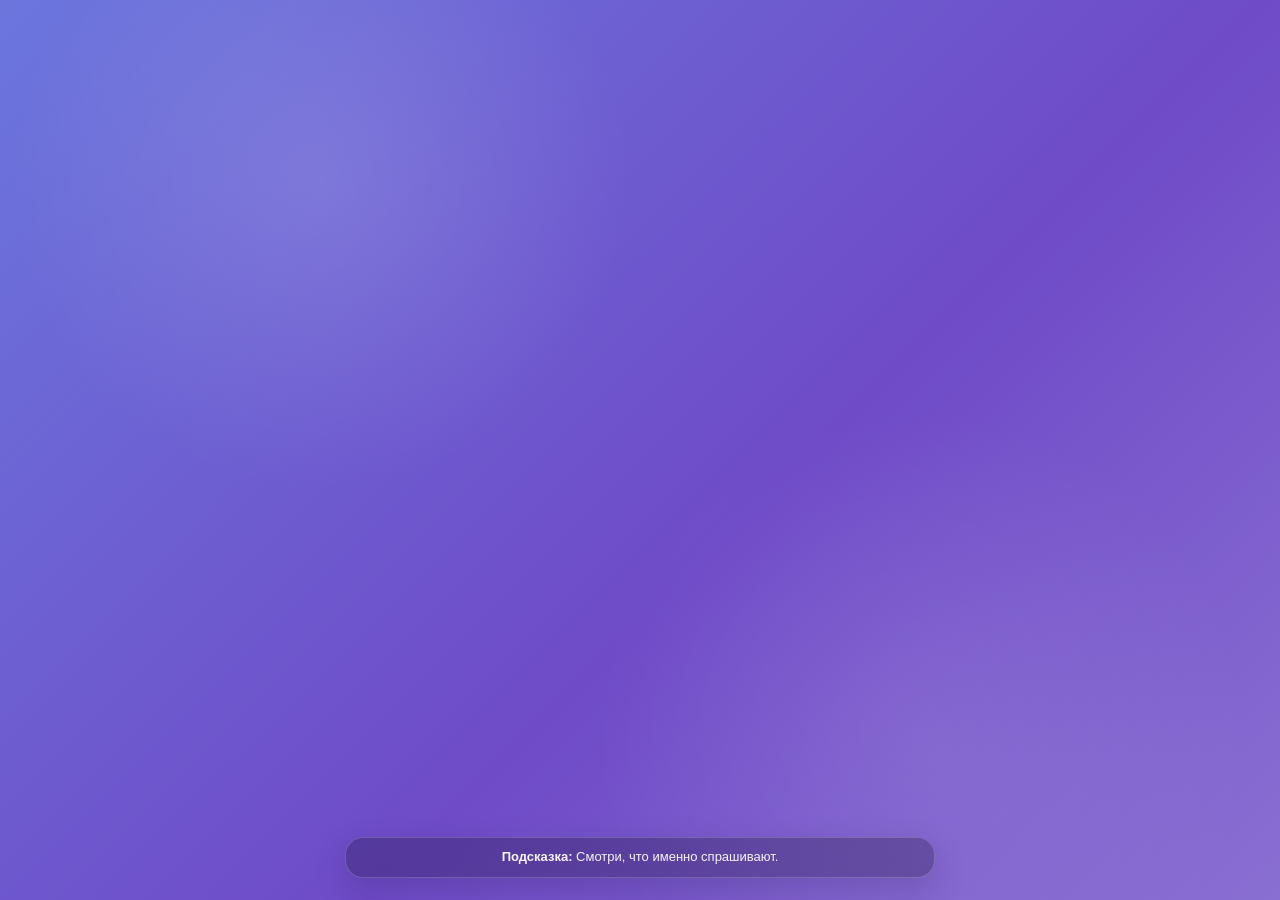
<file: index.html>
<!DOCTYPE html>
<html lang="ru" data-quiz-section="macro" data-quiz-storage="macro">
<head>
<meta charset="UTF-8">
<meta name="viewport" content="width=device-width, initial-scale=1">
<title>Макроэкономика</title>
<link rel="stylesheet" href="macro_style.css?v=20260504-macro1">
</head>
<body>
<div id="app"></div>
<script>
window.FRONTEND_BROWSER_ACCESS = true;
</script>
<script src="intro_hints.js?v=20260504-macro1"></script>
<script src="macro_script.js?v=20260504-macro1"></script>
</body>
</html>
</file>
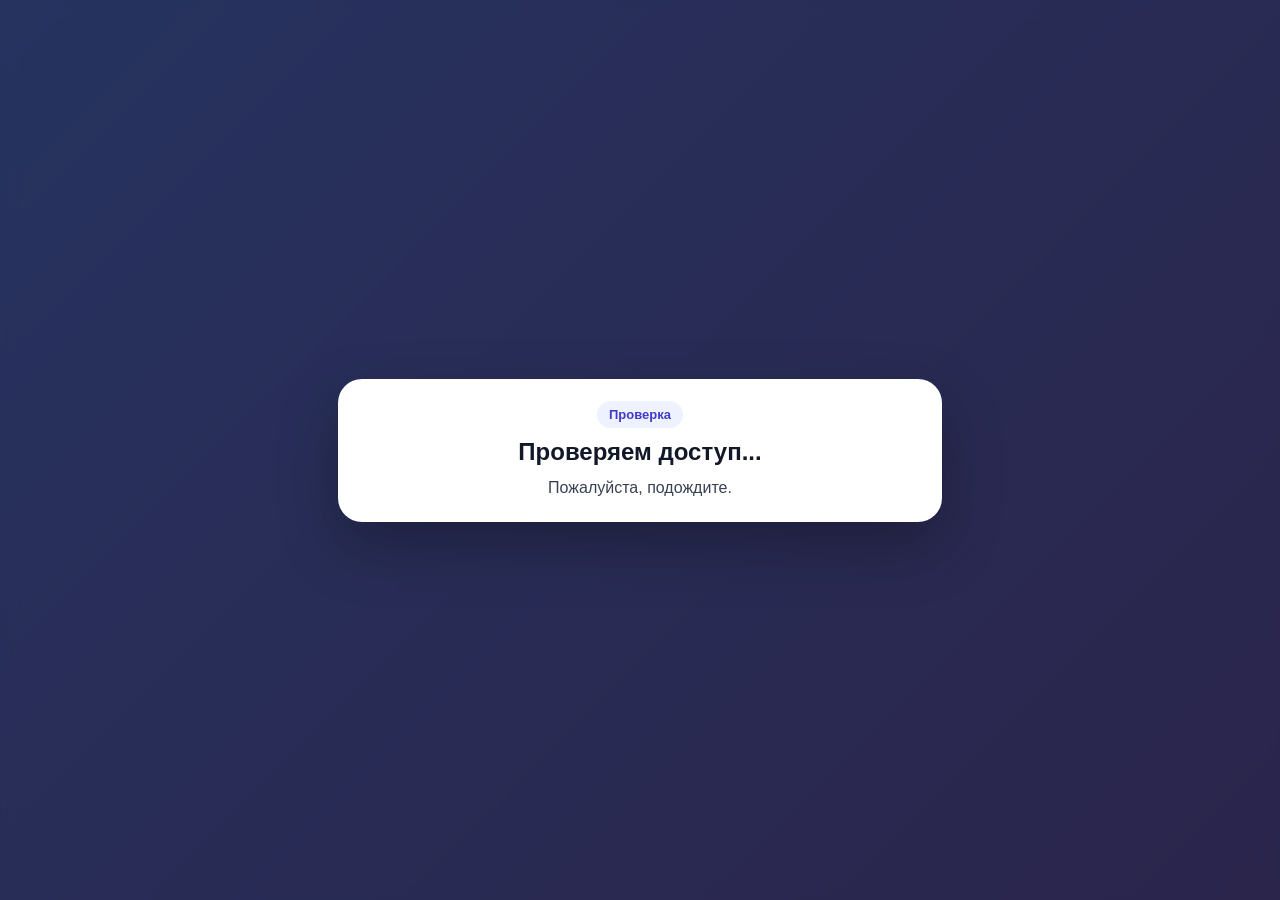
<file: macro_test.html>
<!DOCTYPE html>
<html lang="ru" data-quiz-section="macro" data-quiz-storage="macro">
<head>
    <meta charset="UTF-8">
    <meta name="viewport" content="width=device-width, initial-scale=1">
    <title>Тестирование — Макроэкономика</title>
    <link rel="stylesheet" href="macro_style.css?v=20260504-macro1">
</head>
<body class="quiz-test-page">
    <div class="card">
        <div id="timer"></div>
        <div id="question"></div>
        <div id="options"></div>
    </div>
<script>
window.FRONTEND_BROWSER_ACCESS = true;
</script>
<script src="intro_hints.js?v=20260504-macro1"></script>
<script src="macro_script.js?v=20260504-macro1"></script>
</body>
</html>
</file>
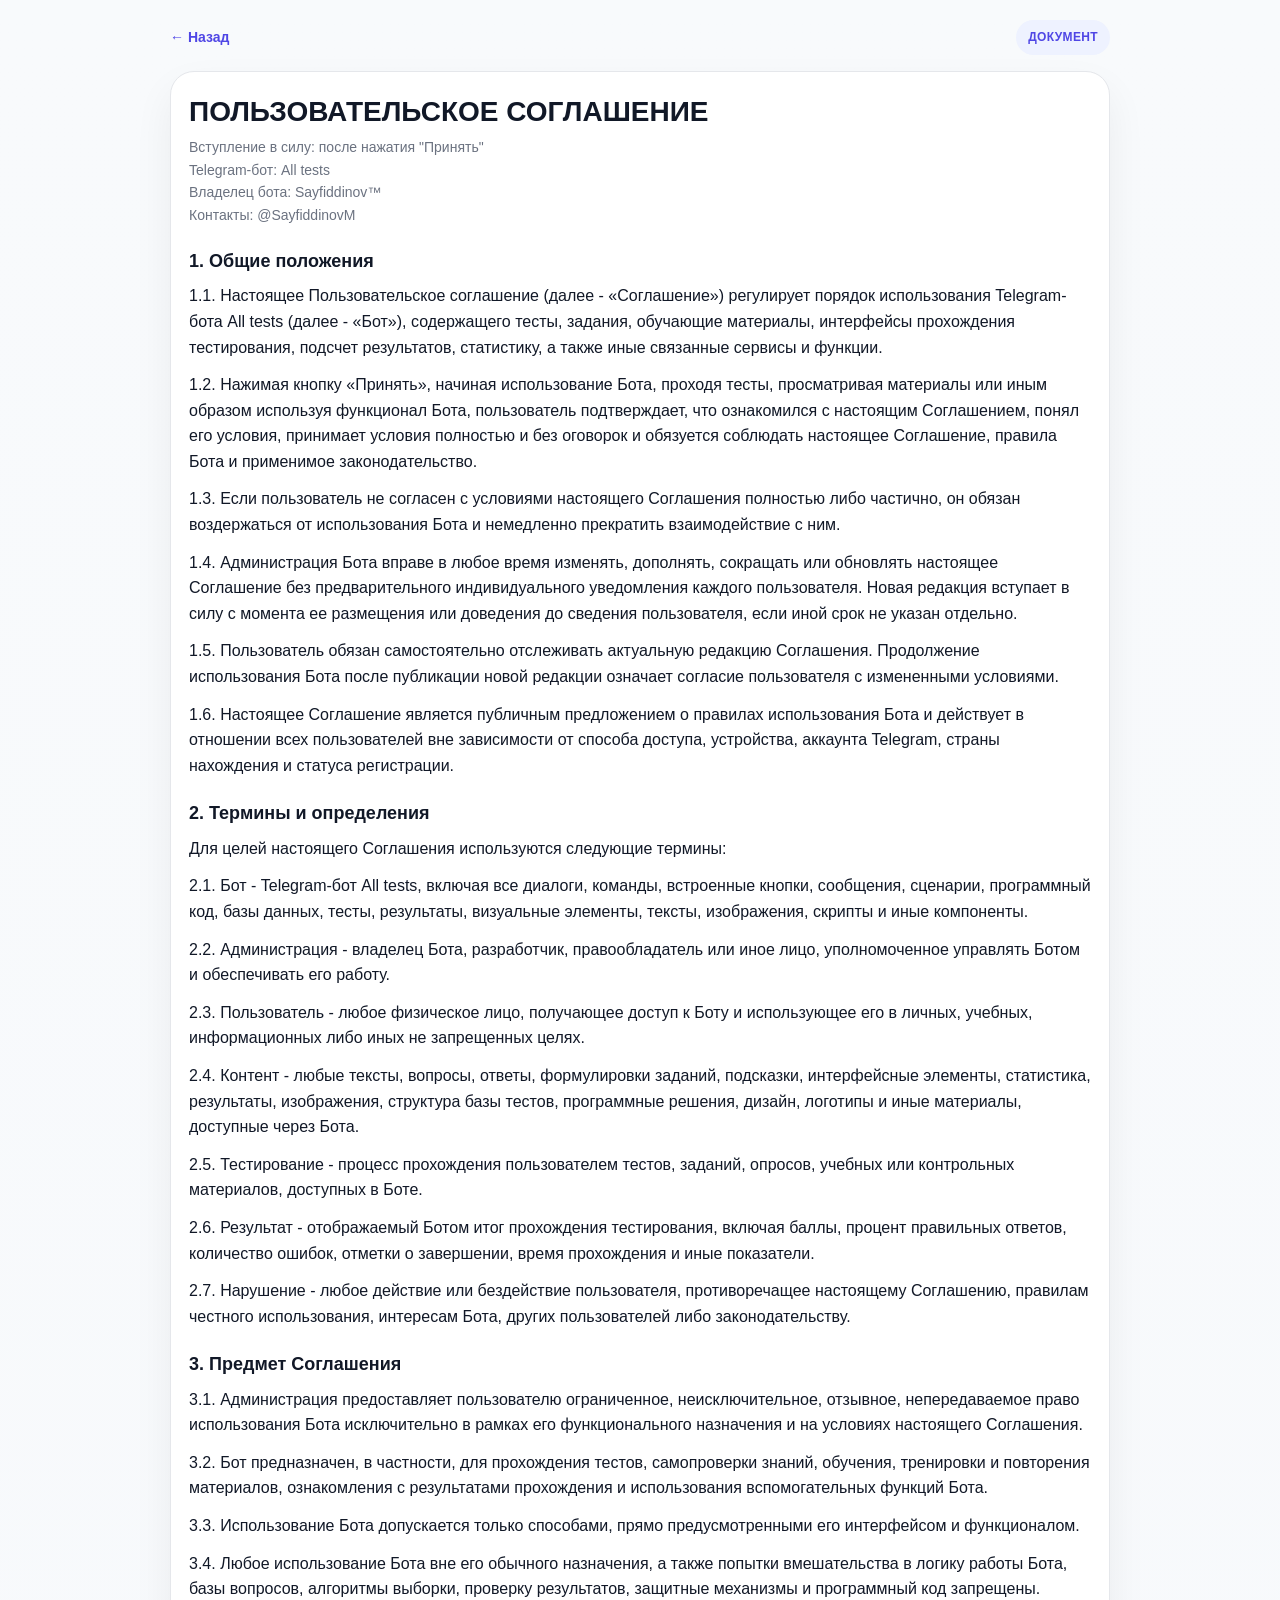
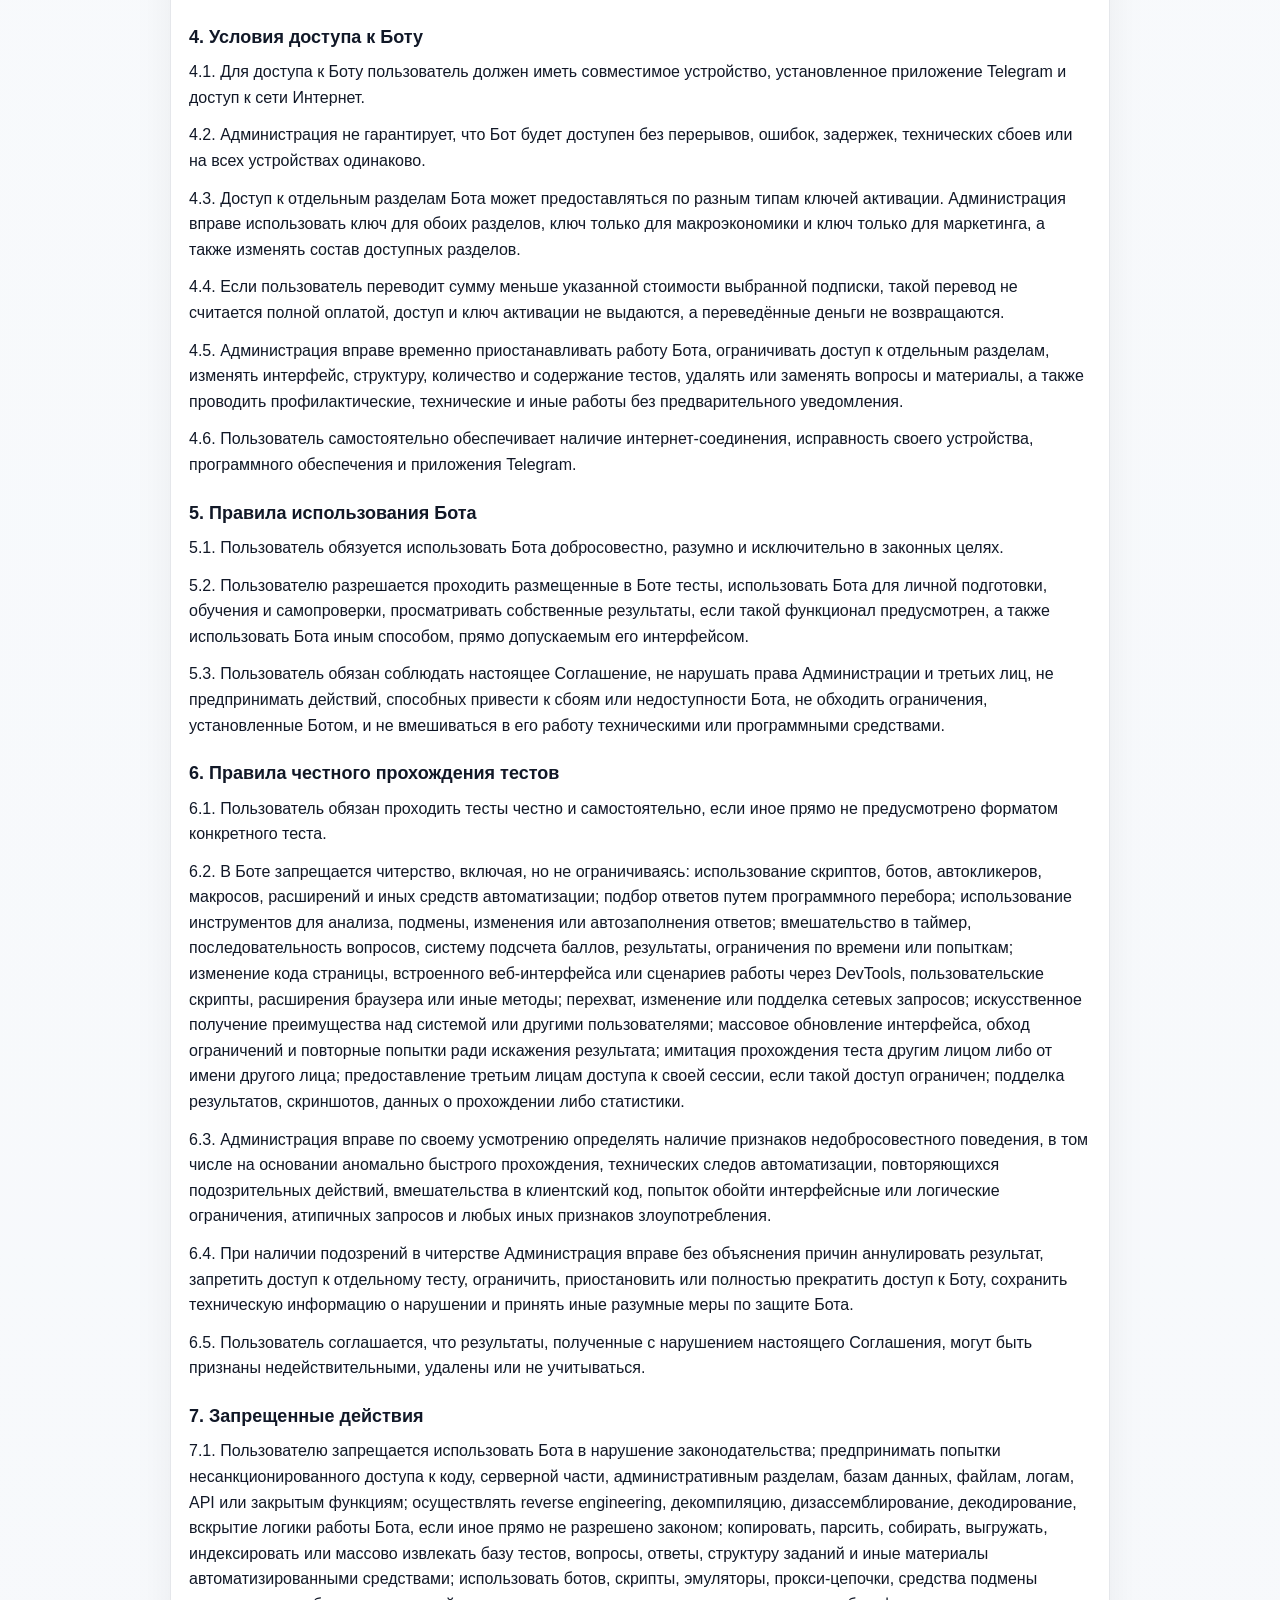
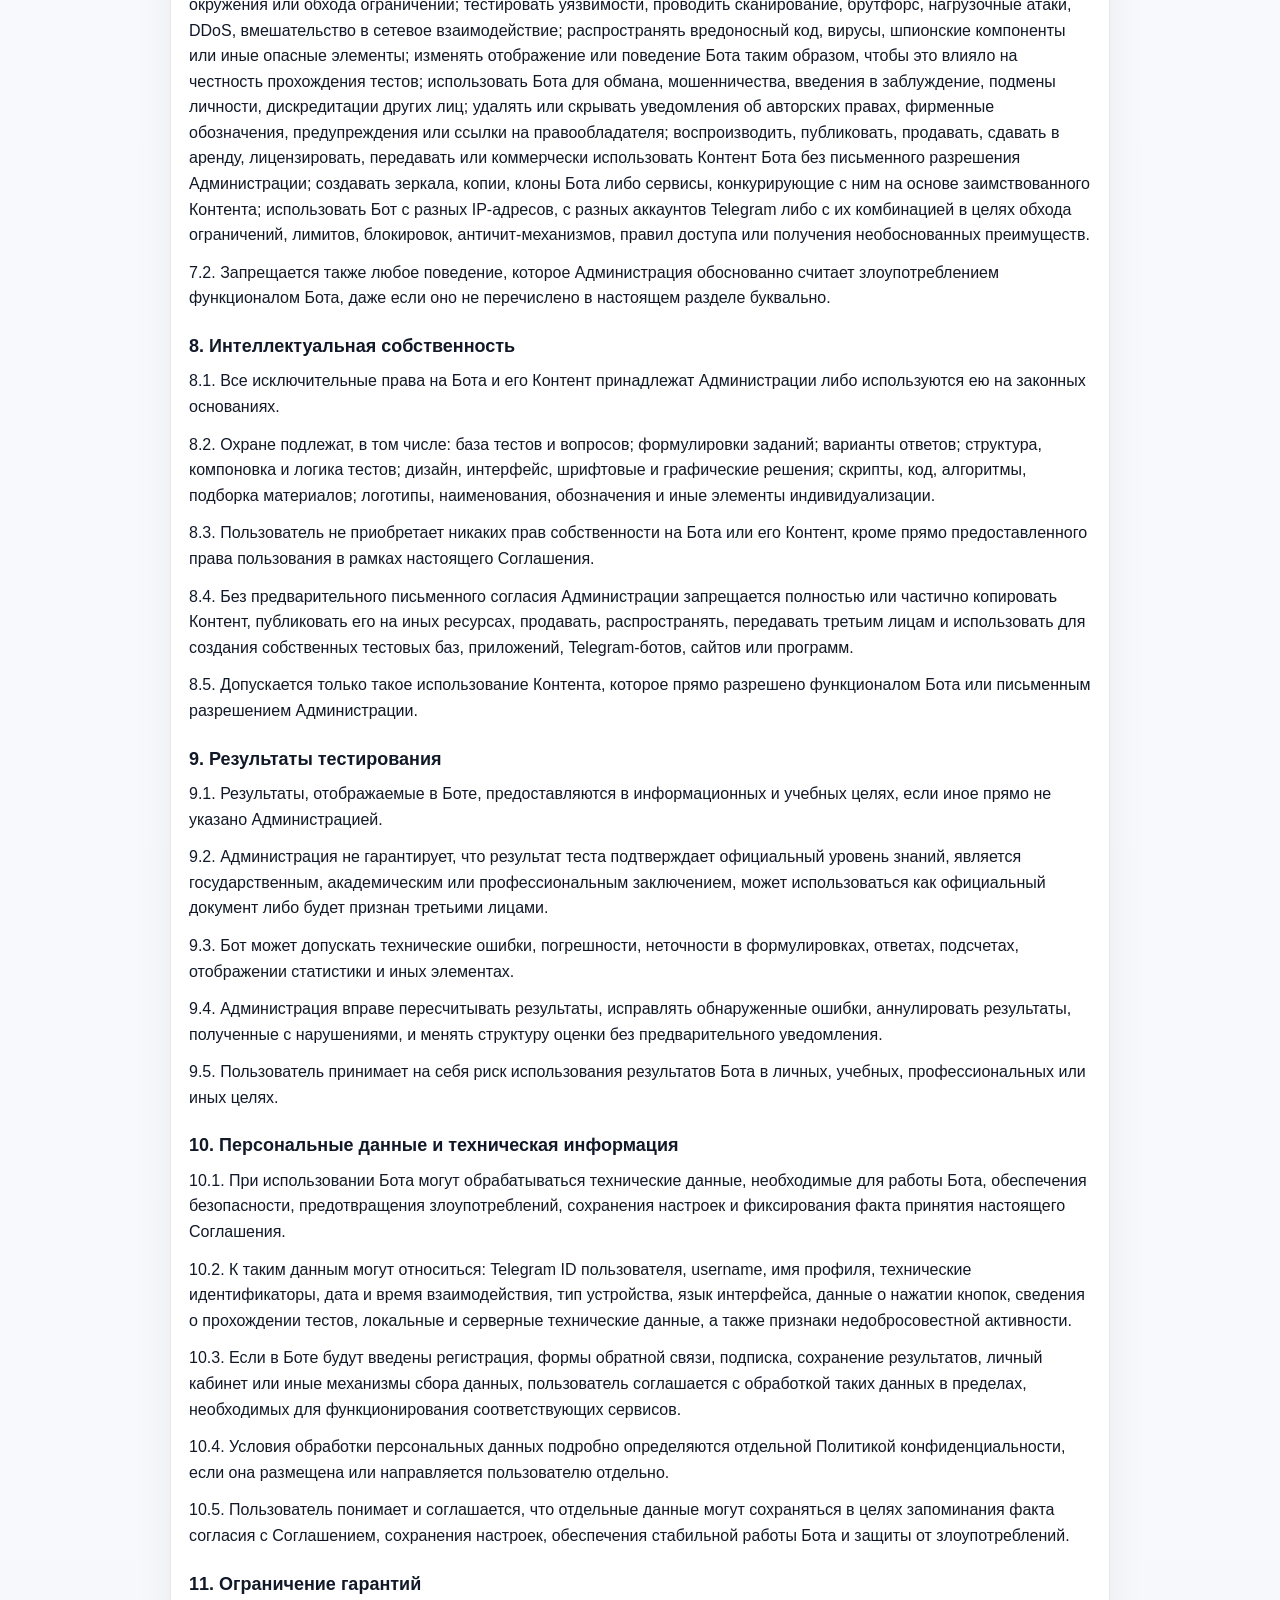
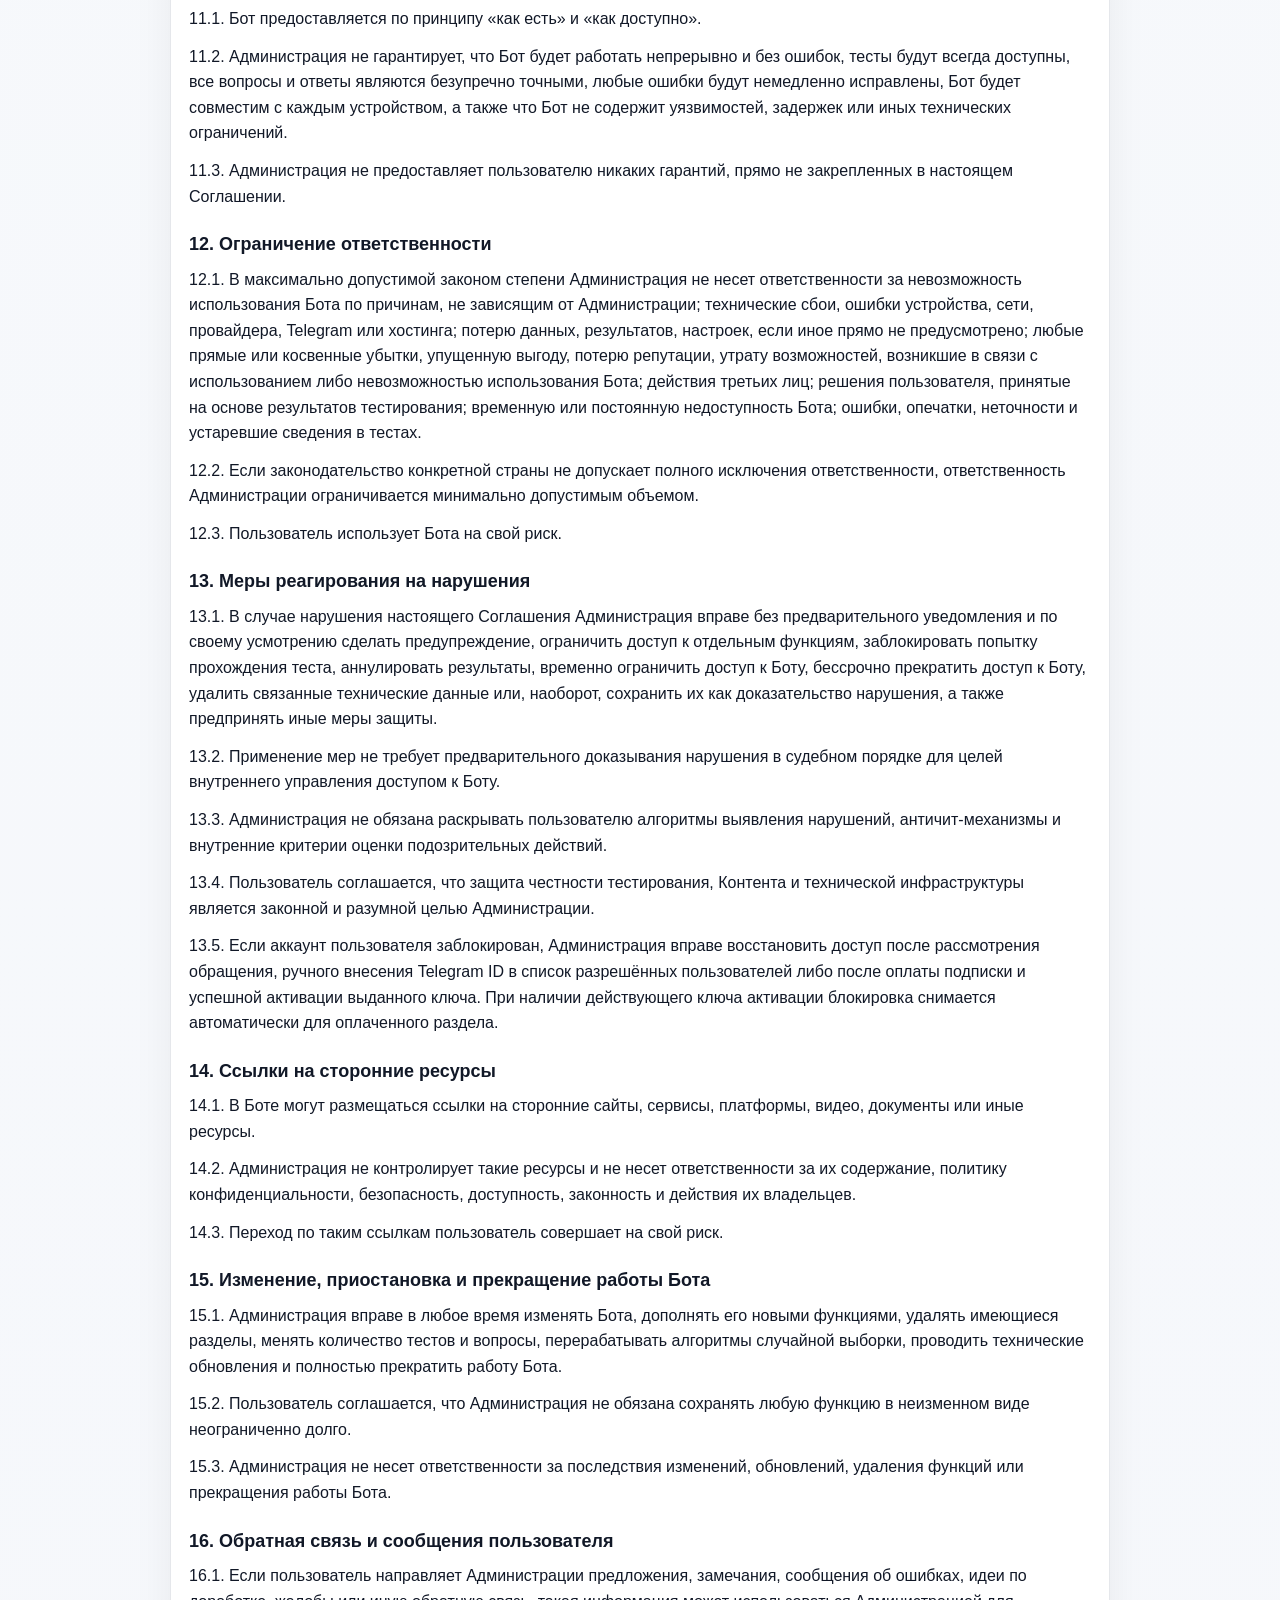
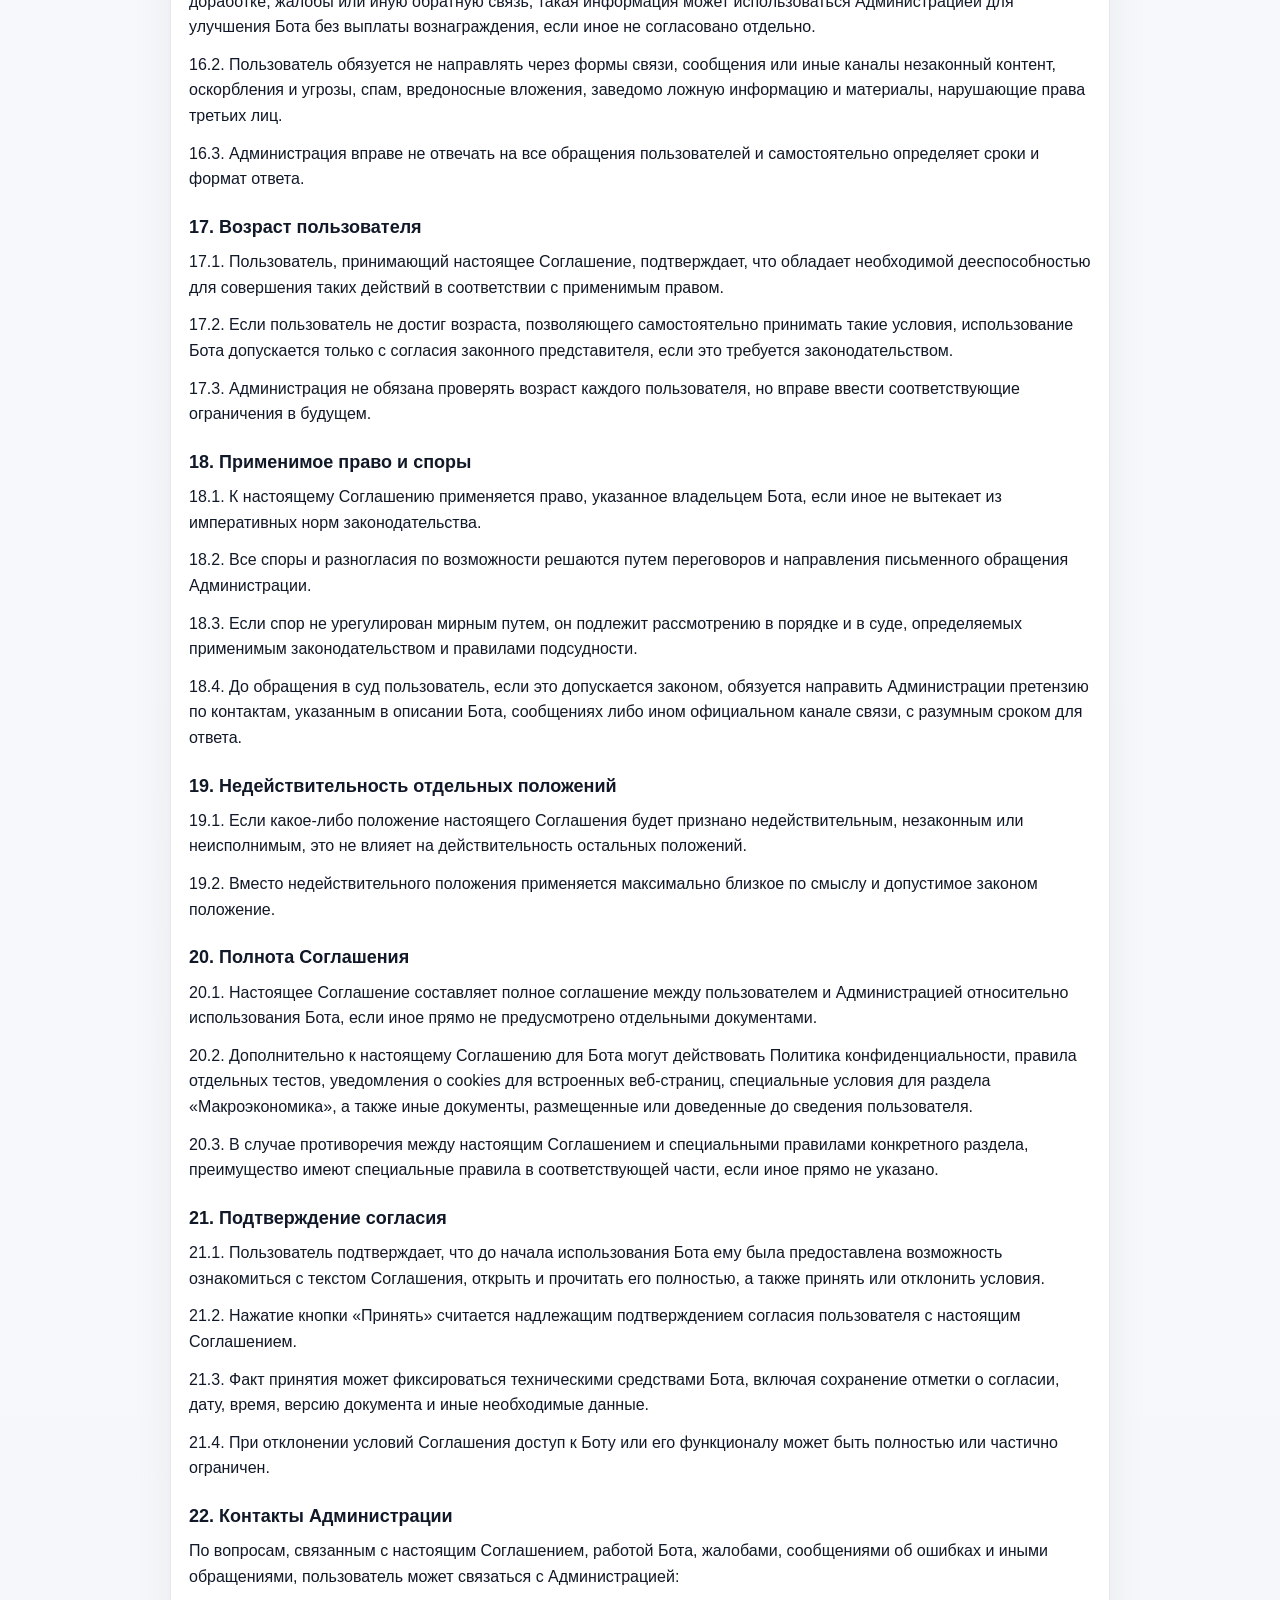
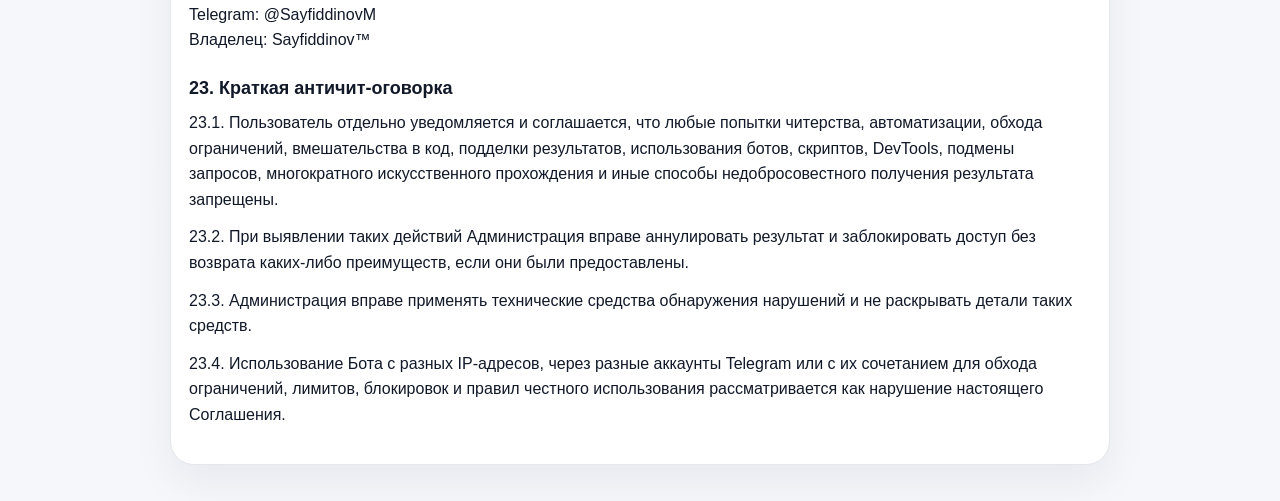
<file: user_agreement.html>
<!DOCTYPE html>
<html lang="ru">
<head>
  <meta charset="UTF-8">
  <meta name="viewport" content="width=device-width, initial-scale=1.0">
  <title>Пользовательское соглашение</title>
  <style>
    :root {
      --bg: #f5f7fb;
      --card: #ffffff;
      --text: #111827;
      --muted: #6b7280;
      --border: #e5e7eb;
      --accent: #4f46e5;
      --accent-soft: #eef2ff;
    }
    * { box-sizing: border-box; }
    body {
      margin: 0;
      font-family: Arial, sans-serif;
      background: linear-gradient(180deg, #f8fafc 0%, var(--bg) 100%);
      color: var(--text);
      line-height: 1.6;
    }
    .page {
      width: min(940px, calc(100% - 28px));
      margin: 0 auto;
      padding: 20px 0 36px;
    }
    .topbar {
      display: flex;
      align-items: center;
      justify-content: space-between;
      gap: 12px;
      margin-bottom: 16px;
    }
    .back-link {
      display: inline-flex;
      align-items: center;
      gap: 8px;
      text-decoration: none;
      color: var(--accent);
      font-weight: 700;
      font-size: 14px;
    }
    .badge {
      display: inline-flex;
      align-items: center;
      padding: 8px 12px;
      border-radius: 999px;
      background: var(--accent-soft);
      color: var(--accent);
      font-size: 12px;
      font-weight: 800;
      letter-spacing: .03em;
      text-transform: uppercase;
    }
    .card {
      background: var(--card);
      border: 1px solid var(--border);
      border-radius: 24px;
      padding: 24px 18px;
      box-shadow: 0 18px 40px rgba(15, 23, 42, 0.06);
    }
    .agreement-doc-title {
      margin: 0 0 8px;
      font-size: 28px;
      line-height: 1.15;
    }
    .agreement-doc-meta {
      margin: 0 0 22px;
      color: var(--muted);
      font-size: 14px;
    }
    .agreement-doc-section {
      margin: 24px 0 10px;
      font-size: 18px;
      line-height: 1.3;
    }
    p { margin: 0 0 12px; }
    .agreement-doc-note {
      padding: 14px 16px;
      border-radius: 16px;
      background: #fff7ed;
      border: 1px solid #fed7aa;
    }
    body.embedded .page { width: 100%; padding: 8px; }
    body.embedded .topbar { display: none; }
    body.embedded .card { border: none; box-shadow: none; padding: 10px 8px 18px; border-radius: 0; }
    body.embedded { background: #ffffff; }
  </style>
</head>
<body>
  <div class="page">
    <div class="topbar">
      <a class="back-link" href="index.html" onclick="if (history.length > 1) { history.back(); return false; }">← Назад</a>
      <div class="badge">Документ</div>
    </div>

    <main class="card">
      <h3 class="agreement-doc-title">ПОЛЬЗОВАТЕЛЬСКОЕ СОГЛАШЕНИЕ</h3>
            <p class="agreement-doc-meta">Вступление в силу: после нажатия "Принять"<br>Telegram-бот: All tests<br>Владелец бота: Sayfiddinov™<br>Контакты: @SayfiddinovM</p>
            <h4 class="agreement-doc-section">1. Общие положения</h4>
            <p>1.1. Настоящее Пользовательское соглашение (далее - «Соглашение») регулирует порядок использования Telegram-бота All tests (далее - «Бот»), содержащего тесты, задания, обучающие материалы, интерфейсы прохождения тестирования, подсчет результатов, статистику, а также иные связанные сервисы и функции.</p>
            <p>1.2. Нажимая кнопку «Принять», начиная использование Бота, проходя тесты, просматривая материалы или иным образом используя функционал Бота, пользователь подтверждает, что ознакомился с настоящим Соглашением, понял его условия, принимает условия полностью и без оговорок и обязуется соблюдать настоящее Соглашение, правила Бота и применимое законодательство.</p>
            <p>1.3. Если пользователь не согласен с условиями настоящего Соглашения полностью либо частично, он обязан воздержаться от использования Бота и немедленно прекратить взаимодействие с ним.</p>
            <p>1.4. Администрация Бота вправе в любое время изменять, дополнять, сокращать или обновлять настоящее Соглашение без предварительного индивидуального уведомления каждого пользователя. Новая редакция вступает в силу с момента ее размещения или доведения до сведения пользователя, если иной срок не указан отдельно.</p>
            <p>1.5. Пользователь обязан самостоятельно отслеживать актуальную редакцию Соглашения. Продолжение использования Бота после публикации новой редакции означает согласие пользователя с измененными условиями.</p>
            <p>1.6. Настоящее Соглашение является публичным предложением о правилах использования Бота и действует в отношении всех пользователей вне зависимости от способа доступа, устройства, аккаунта Telegram, страны нахождения и статуса регистрации.</p>
            <h4 class="agreement-doc-section">2. Термины и определения</h4>
            <p>Для целей настоящего Соглашения используются следующие термины:</p>
            <p>2.1. Бот - Telegram-бот All tests, включая все диалоги, команды, встроенные кнопки, сообщения, сценарии, программный код, базы данных, тесты, результаты, визуальные элементы, тексты, изображения, скрипты и иные компоненты.</p>
            <p>2.2. Администрация - владелец Бота, разработчик, правообладатель или иное лицо, уполномоченное управлять Ботом и обеспечивать его работу.</p>
            <p>2.3. Пользователь - любое физическое лицо, получающее доступ к Боту и использующее его в личных, учебных, информационных либо иных не запрещенных целях.</p>
            <p>2.4. Контент - любые тексты, вопросы, ответы, формулировки заданий, подсказки, интерфейсные элементы, статистика, результаты, изображения, структура базы тестов, программные решения, дизайн, логотипы и иные материалы, доступные через Бота.</p>
            <p>2.5. Тестирование - процесс прохождения пользователем тестов, заданий, опросов, учебных или контрольных материалов, доступных в Боте.</p>
            <p>2.6. Результат - отображаемый Ботом итог прохождения тестирования, включая баллы, процент правильных ответов, количество ошибок, отметки о завершении, время прохождения и иные показатели.</p>
            <p>2.7. Нарушение - любое действие или бездействие пользователя, противоречащее настоящему Соглашению, правилам честного использования, интересам Бота, других пользователей либо законодательству.</p>
            <h4 class="agreement-doc-section">3. Предмет Соглашения</h4>
            <p>3.1. Администрация предоставляет пользователю ограниченное, неисключительное, отзывное, непередаваемое право использования Бота исключительно в рамках его функционального назначения и на условиях настоящего Соглашения.</p>
            <p>3.2. Бот предназначен, в частности, для прохождения тестов, самопроверки знаний, обучения, тренировки и повторения материалов, ознакомления с результатами прохождения и использования вспомогательных функций Бота.</p>
            <p>3.3. Использование Бота допускается только способами, прямо предусмотренными его интерфейсом и функционалом.</p>
            <p>3.4. Любое использование Бота вне его обычного назначения, а также попытки вмешательства в логику работы Бота, базы вопросов, алгоритмы выборки, проверку результатов, защитные механизмы и программный код запрещены.</p>
            <h4 class="agreement-doc-section">4. Условия доступа к Боту</h4>
            <p>4.1. Для доступа к Боту пользователь должен иметь совместимое устройство, установленное приложение Telegram и доступ к сети Интернет.</p>
            <p>4.2. Администрация не гарантирует, что Бот будет доступен без перерывов, ошибок, задержек, технических сбоев или на всех устройствах одинаково.</p>
            <p>4.3. Доступ к отдельным разделам Бота может предоставляться по разным типам ключей активации. Администрация вправе использовать ключ для обоих разделов, ключ только для макроэкономики и ключ только для маркетинга, а также изменять состав доступных разделов.</p>
            <p>4.4. Если пользователь переводит сумму меньше указанной стоимости выбранной подписки, такой перевод не считается полной оплатой, доступ и ключ активации не выдаются, а переведённые деньги не возвращаются.</p>
            <p>4.5. Администрация вправе временно приостанавливать работу Бота, ограничивать доступ к отдельным разделам, изменять интерфейс, структуру, количество и содержание тестов, удалять или заменять вопросы и материалы, а также проводить профилактические, технические и иные работы без предварительного уведомления.</p>
            <p>4.6. Пользователь самостоятельно обеспечивает наличие интернет-соединения, исправность своего устройства, программного обеспечения и приложения Telegram.</p>
            <h4 class="agreement-doc-section">5. Правила использования Бота</h4>
            <p>5.1. Пользователь обязуется использовать Бота добросовестно, разумно и исключительно в законных целях.</p>
            <p>5.2. Пользователю разрешается проходить размещенные в Боте тесты, использовать Бота для личной подготовки, обучения и самопроверки, просматривать собственные результаты, если такой функционал предусмотрен, а также использовать Бота иным способом, прямо допускаемым его интерфейсом.</p>
            <p>5.3. Пользователь обязан соблюдать настоящее Соглашение, не нарушать права Администрации и третьих лиц, не предпринимать действий, способных привести к сбоям или недоступности Бота, не обходить ограничения, установленные Ботом, и не вмешиваться в его работу техническими или программными средствами.</p>
            <h4 class="agreement-doc-section">6. Правила честного прохождения тестов</h4>
            <p>6.1. Пользователь обязан проходить тесты честно и самостоятельно, если иное прямо не предусмотрено форматом конкретного теста.</p>
            <p>6.2. В Боте запрещается читерство, включая, но не ограничиваясь: использование скриптов, ботов, автокликеров, макросов, расширений и иных средств автоматизации; подбор ответов путем программного перебора; использование инструментов для анализа, подмены, изменения или автозаполнения ответов; вмешательство в таймер, последовательность вопросов, систему подсчета баллов, результаты, ограничения по времени или попыткам; изменение кода страницы, встроенного веб-интерфейса или сценариев работы через DevTools, пользовательские скрипты, расширения браузера или иные методы; перехват, изменение или подделка сетевых запросов; искусственное получение преимущества над системой или другими пользователями; массовое обновление интерфейса, обход ограничений и повторные попытки ради искажения результата; имитация прохождения теста другим лицом либо от имени другого лица; предоставление третьим лицам доступа к своей сессии, если такой доступ ограничен; подделка результатов, скриншотов, данных о прохождении либо статистики.</p>
            <p>6.3. Администрация вправе по своему усмотрению определять наличие признаков недобросовестного поведения, в том числе на основании аномально быстрого прохождения, технических следов автоматизации, повторяющихся подозрительных действий, вмешательства в клиентский код, попыток обойти интерфейсные или логические ограничения, атипичных запросов и любых иных признаков злоупотребления.</p>
            <p>6.4. При наличии подозрений в читерстве Администрация вправе без объяснения причин аннулировать результат, запретить доступ к отдельному тесту, ограничить, приостановить или полностью прекратить доступ к Боту, сохранить техническую информацию о нарушении и принять иные разумные меры по защите Бота.</p>
            <p>6.5. Пользователь соглашается, что результаты, полученные с нарушением настоящего Соглашения, могут быть признаны недействительными, удалены или не учитываться.</p>
            <h4 class="agreement-doc-section">7. Запрещенные действия</h4>
            <p>7.1. Пользователю запрещается использовать Бота в нарушение законодательства; предпринимать попытки несанкционированного доступа к коду, серверной части, административным разделам, базам данных, файлам, логам, API или закрытым функциям; осуществлять reverse engineering, декомпиляцию, дизассемблирование, декодирование, вскрытие логики работы Бота, если иное прямо не разрешено законом; копировать, парсить, собирать, выгружать, индексировать или массово извлекать базу тестов, вопросы, ответы, структуру заданий и иные материалы автоматизированными средствами; использовать ботов, скрипты, эмуляторы, прокси-цепочки, средства подмены окружения или обхода ограничений; тестировать уязвимости, проводить сканирование, брутфорс, нагрузочные атаки, DDoS, вмешательство в сетевое взаимодействие; распространять вредоносный код, вирусы, шпионские компоненты или иные опасные элементы; изменять отображение или поведение Бота таким образом, чтобы это влияло на честность прохождения тестов; использовать Бота для обмана, мошенничества, введения в заблуждение, подмены личности, дискредитации других лиц; удалять или скрывать уведомления об авторских правах, фирменные обозначения, предупреждения или ссылки на правообладателя; воспроизводить, публиковать, продавать, сдавать в аренду, лицензировать, передавать или коммерчески использовать Контент Бота без письменного разрешения Администрации; создавать зеркала, копии, клоны Бота либо сервисы, конкурирующие с ним на основе заимствованного Контента; использовать Бот с разных IP-адресов, с разных аккаунтов Telegram либо с их комбинацией в целях обхода ограничений, лимитов, блокировок, античит-механизмов, правил доступа или получения необоснованных преимуществ.</p>
            <p>7.2. Запрещается также любое поведение, которое Администрация обоснованно считает злоупотреблением функционалом Бота, даже если оно не перечислено в настоящем разделе буквально.</p>
            <h4 class="agreement-doc-section">8. Интеллектуальная собственность</h4>
            <p>8.1. Все исключительные права на Бота и его Контент принадлежат Администрации либо используются ею на законных основаниях.</p>
            <p>8.2. Охране подлежат, в том числе: база тестов и вопросов; формулировки заданий; варианты ответов; структура, компоновка и логика тестов; дизайн, интерфейс, шрифтовые и графические решения; скрипты, код, алгоритмы, подборка материалов; логотипы, наименования, обозначения и иные элементы индивидуализации.</p>
            <p>8.3. Пользователь не приобретает никаких прав собственности на Бота или его Контент, кроме прямо предоставленного права пользования в рамках настоящего Соглашения.</p>
            <p>8.4. Без предварительного письменного согласия Администрации запрещается полностью или частично копировать Контент, публиковать его на иных ресурсах, продавать, распространять, передавать третьим лицам и использовать для создания собственных тестовых баз, приложений, Telegram-ботов, сайтов или программ.</p>
            <p>8.5. Допускается только такое использование Контента, которое прямо разрешено функционалом Бота или письменным разрешением Администрации.</p>
            <h4 class="agreement-doc-section">9. Результаты тестирования</h4>
            <p>9.1. Результаты, отображаемые в Боте, предоставляются в информационных и учебных целях, если иное прямо не указано Администрацией.</p>
            <p>9.2. Администрация не гарантирует, что результат теста подтверждает официальный уровень знаний, является государственным, академическим или профессиональным заключением, может использоваться как официальный документ либо будет признан третьими лицами.</p>
            <p>9.3. Бот может допускать технические ошибки, погрешности, неточности в формулировках, ответах, подсчетах, отображении статистики и иных элементах.</p>
            <p>9.4. Администрация вправе пересчитывать результаты, исправлять обнаруженные ошибки, аннулировать результаты, полученные с нарушениями, и менять структуру оценки без предварительного уведомления.</p>
            <p>9.5. Пользователь принимает на себя риск использования результатов Бота в личных, учебных, профессиональных или иных целях.</p>
            <h4 class="agreement-doc-section">10. Персональные данные и техническая информация</h4>
            <p>10.1. При использовании Бота могут обрабатываться технические данные, необходимые для работы Бота, обеспечения безопасности, предотвращения злоупотреблений, сохранения настроек и фиксирования факта принятия настоящего Соглашения.</p>
            <p>10.2. К таким данным могут относиться: Telegram ID пользователя, username, имя профиля, технические идентификаторы, дата и время взаимодействия, тип устройства, язык интерфейса, данные о нажатии кнопок, сведения о прохождении тестов, локальные и серверные технические данные, а также признаки недобросовестной активности.</p>
            <p>10.3. Если в Боте будут введены регистрация, формы обратной связи, подписка, сохранение результатов, личный кабинет или иные механизмы сбора данных, пользователь соглашается с обработкой таких данных в пределах, необходимых для функционирования соответствующих сервисов.</p>
            <p>10.4. Условия обработки персональных данных подробно определяются отдельной Политикой конфиденциальности, если она размещена или направляется пользователю отдельно.</p>
            <p>10.5. Пользователь понимает и соглашается, что отдельные данные могут сохраняться в целях запоминания факта согласия с Соглашением, сохранения настроек, обеспечения стабильной работы Бота и защиты от злоупотреблений.</p>
            <h4 class="agreement-doc-section">11. Ограничение гарантий</h4>
            <p>11.1. Бот предоставляется по принципу «как есть» и «как доступно».</p>
            <p>11.2. Администрация не гарантирует, что Бот будет работать непрерывно и без ошибок, тесты будут всегда доступны, все вопросы и ответы являются безупречно точными, любые ошибки будут немедленно исправлены, Бот будет совместим с каждым устройством, а также что Бот не содержит уязвимостей, задержек или иных технических ограничений.</p>
            <p>11.3. Администрация не предоставляет пользователю никаких гарантий, прямо не закрепленных в настоящем Соглашении.</p>
            <h4 class="agreement-doc-section">12. Ограничение ответственности</h4>
            <p>12.1. В максимально допустимой законом степени Администрация не несет ответственности за невозможность использования Бота по причинам, не зависящим от Администрации; технические сбои, ошибки устройства, сети, провайдера, Telegram или хостинга; потерю данных, результатов, настроек, если иное прямо не предусмотрено; любые прямые или косвенные убытки, упущенную выгоду, потерю репутации, утрату возможностей, возникшие в связи с использованием либо невозможностью использования Бота; действия третьих лиц; решения пользователя, принятые на основе результатов тестирования; временную или постоянную недоступность Бота; ошибки, опечатки, неточности и устаревшие сведения в тестах.</p>
            <p>12.2. Если законодательство конкретной страны не допускает полного исключения ответственности, ответственность Администрации ограничивается минимально допустимым объемом.</p>
            <p>12.3. Пользователь использует Бота на свой риск.</p>
            <h4 class="agreement-doc-section">13. Меры реагирования на нарушения</h4>
            <p>13.1. В случае нарушения настоящего Соглашения Администрация вправе без предварительного уведомления и по своему усмотрению сделать предупреждение, ограничить доступ к отдельным функциям, заблокировать попытку прохождения теста, аннулировать результаты, временно ограничить доступ к Боту, бессрочно прекратить доступ к Боту, удалить связанные технические данные или, наоборот, сохранить их как доказательство нарушения, а также предпринять иные меры защиты.</p>
            <p>13.2. Применение мер не требует предварительного доказывания нарушения в судебном порядке для целей внутреннего управления доступом к Боту.</p>
            <p>13.3. Администрация не обязана раскрывать пользователю алгоритмы выявления нарушений, античит-механизмы и внутренние критерии оценки подозрительных действий.</p>
            <p>13.4. Пользователь соглашается, что защита честности тестирования, Контента и технической инфраструктуры является законной и разумной целью Администрации.</p>
            <p>13.5. Если аккаунт пользователя заблокирован, Администрация вправе восстановить доступ после рассмотрения обращения, ручного внесения Telegram ID в список разрешённых пользователей либо после оплаты подписки и успешной активации выданного ключа. При наличии действующего ключа активации блокировка снимается автоматически для оплаченного раздела.</p>
            <h4 class="agreement-doc-section">14. Ссылки на сторонние ресурсы</h4>
            <p>14.1. В Боте могут размещаться ссылки на сторонние сайты, сервисы, платформы, видео, документы или иные ресурсы.</p>
            <p>14.2. Администрация не контролирует такие ресурсы и не несет ответственности за их содержание, политику конфиденциальности, безопасность, доступность, законность и действия их владельцев.</p>
            <p>14.3. Переход по таким ссылкам пользователь совершает на свой риск.</p>
            <h4 class="agreement-doc-section">15. Изменение, приостановка и прекращение работы Бота</h4>
            <p>15.1. Администрация вправе в любое время изменять Бота, дополнять его новыми функциями, удалять имеющиеся разделы, менять количество тестов и вопросы, перерабатывать алгоритмы случайной выборки, проводить технические обновления и полностью прекратить работу Бота.</p>
            <p>15.2. Пользователь соглашается, что Администрация не обязана сохранять любую функцию в неизменном виде неограниченно долго.</p>
            <p>15.3. Администрация не несет ответственности за последствия изменений, обновлений, удаления функций или прекращения работы Бота.</p>
            <h4 class="agreement-doc-section">16. Обратная связь и сообщения пользователя</h4>
            <p>16.1. Если пользователь направляет Администрации предложения, замечания, сообщения об ошибках, идеи по доработке, жалобы или иную обратную связь, такая информация может использоваться Администрацией для улучшения Бота без выплаты вознаграждения, если иное не согласовано отдельно.</p>
            <p>16.2. Пользователь обязуется не направлять через формы связи, сообщения или иные каналы незаконный контент, оскорбления и угрозы, спам, вредоносные вложения, заведомо ложную информацию и материалы, нарушающие права третьих лиц.</p>
            <p>16.3. Администрация вправе не отвечать на все обращения пользователей и самостоятельно определяет сроки и формат ответа.</p>
            <h4 class="agreement-doc-section">17. Возраст пользователя</h4>
            <p>17.1. Пользователь, принимающий настоящее Соглашение, подтверждает, что обладает необходимой дееспособностью для совершения таких действий в соответствии с применимым правом.</p>
            <p>17.2. Если пользователь не достиг возраста, позволяющего самостоятельно принимать такие условия, использование Бота допускается только с согласия законного представителя, если это требуется законодательством.</p>
            <p>17.3. Администрация не обязана проверять возраст каждого пользователя, но вправе ввести соответствующие ограничения в будущем.</p>
            <h4 class="agreement-doc-section">18. Применимое право и споры</h4>
            <p>18.1. К настоящему Соглашению применяется право, указанное владельцем Бота, если иное не вытекает из императивных норм законодательства.</p>
            <p>18.2. Все споры и разногласия по возможности решаются путем переговоров и направления письменного обращения Администрации.</p>
            <p>18.3. Если спор не урегулирован мирным путем, он подлежит рассмотрению в порядке и в суде, определяемых применимым законодательством и правилами подсудности.</p>
            <p>18.4. До обращения в суд пользователь, если это допускается законом, обязуется направить Администрации претензию по контактам, указанным в описании Бота, сообщениях либо ином официальном канале связи, с разумным сроком для ответа.</p>
            <h4 class="agreement-doc-section">19. Недействительность отдельных положений</h4>
            <p>19.1. Если какое-либо положение настоящего Соглашения будет признано недействительным, незаконным или неисполнимым, это не влияет на действительность остальных положений.</p>
            <p>19.2. Вместо недействительного положения применяется максимально близкое по смыслу и допустимое законом положение.</p>
            <h4 class="agreement-doc-section">20. Полнота Соглашения</h4>
            <p>20.1. Настоящее Соглашение составляет полное соглашение между пользователем и Администрацией относительно использования Бота, если иное прямо не предусмотрено отдельными документами.</p>
            <p>20.2. Дополнительно к настоящему Соглашению для Бота могут действовать Политика конфиденциальности, правила отдельных тестов, уведомления о cookies для встроенных веб-страниц, специальные условия для раздела «Макроэкономика», а также иные документы, размещенные или доведенные до сведения пользователя.</p>
            <p>20.3. В случае противоречия между настоящим Соглашением и специальными правилами конкретного раздела, преимущество имеют специальные правила в соответствующей части, если иное прямо не указано.</p>
            <h4 class="agreement-doc-section">21. Подтверждение согласия</h4>
            <p>21.1. Пользователь подтверждает, что до начала использования Бота ему была предоставлена возможность ознакомиться с текстом Соглашения, открыть и прочитать его полностью, а также принять или отклонить условия.</p>
            <p>21.2. Нажатие кнопки «Принять» считается надлежащим подтверждением согласия пользователя с настоящим Соглашением.</p>
            <p>21.3. Факт принятия может фиксироваться техническими средствами Бота, включая сохранение отметки о согласии, дату, время, версию документа и иные необходимые данные.</p>
            <p>21.4. При отклонении условий Соглашения доступ к Боту или его функционалу может быть полностью или частично ограничен.</p>
            <h4 class="agreement-doc-section">22. Контакты Администрации</h4>
            <p>По вопросам, связанным с настоящим Соглашением, работой Бота, жалобами, сообщениями об ошибках и иными обращениями, пользователь может связаться с Администрацией:</p>
            <p>Telegram: @SayfiddinovM<br>Владелец: Sayfiddinov™</p>
            <h4 class="agreement-doc-section">23. Краткая античит-оговорка</h4>
            <p>23.1. Пользователь отдельно уведомляется и соглашается, что любые попытки читерства, автоматизации, обхода ограничений, вмешательства в код, подделки результатов, использования ботов, скриптов, DevTools, подмены запросов, многократного искусственного прохождения и иные способы недобросовестного получения результата запрещены.</p>
            <p>23.2. При выявлении таких действий Администрация вправе аннулировать результат и заблокировать доступ без возврата каких-либо преимуществ, если они были предоставлены.</p>
            <p>23.3. Администрация вправе применять технические средства обнаружения нарушений и не раскрывать детали таких средств.</p>
            <p>23.4. Использование Бота с разных IP-адресов, через разные аккаунты Telegram или с их сочетанием для обхода ограничений, лимитов, блокировок и правил честного использования рассматривается как нарушение настоящего Соглашения.</p>
    </main>
  </div>
  <script>
    if (window.self !== window.top || new URLSearchParams(window.location.search).get('embed') === '1') {
      document.body.classList.add('embedded');
    }
  </script>
</body>
</html>
</file>
<file: macro_style.css>
/* ===== BODY ===== */
body {
    margin: 0;
    min-height: 100vh;
    font-family: -apple-system, BlinkMacSystemFont, "Segoe UI", Roboto, Inter, Arial, sans-serif;
    background: linear-gradient(135deg, #667eea, #764ba2);
    display: flex;
    justify-content: center;
    align-items: center;
    flex-direction: column;
    color: #111827; 
}

/* ===== CARD ===== */
.card {
    position: relative;
    z-index: 20;
    background: #ffffff;
    width: min(88vw, 420px);
    max-width: 420px;
    padding: clamp(18px, 3.8vw, 22px);
    border-radius: 20px;
    box-shadow: 0 12px 30px rgba(0,0,0,0.2);
    animation: fade 0.4s ease;
    text-align: center;
    color: #111827;
}

@media (max-width: 640px) {
    .card {
        width: min(86vw, 390px);
        padding: 18px 16px;
        border-radius: 16px;
    }
}

@media (max-width: 380px) {
    .card {
        width: min(84vw, 360px);
        padding: 12px 12px;
        border-radius: 17px;
    }
}

.ai-options-note {
    width: min(88vw, 420px);
    box-sizing: border-box;
    margin: 0 auto 10px;
    padding: 7px 12px;
    border: 1px solid rgba(255,255,255,0.34);
    border-radius: 999px;
    background: rgba(255,255,255,0.18);
    color: rgba(255,255,255,0.92);
    font-size: 11px;
    font-weight: 700;
    line-height: 1.25;
    text-align: center;
    letter-spacing: 0.15px;
    box-shadow: 0 10px 24px rgba(17, 24, 39, 0.12);
    backdrop-filter: blur(10px);
    -webkit-backdrop-filter: blur(10px);
}

@media (max-width: 640px) {
    .ai-options-note {
        width: min(86vw, 390px);
        margin-bottom: 8px;
        padding: 6px 10px;
        font-size: 10.5px;
    }
}

@media (max-width: 380px) {
    .ai-options-note {
        width: min(84vw, 360px);
        font-size: 10px;
    }
}

/* ===== HEADER ===== */
h2 {
    margin: 0 0 12px;
    text-align: center;
    color: #111827;
}


.test-top-actions {
    position: relative;
    z-index: 21;
    display: flex;
    justify-content: flex-end;
    align-items: center;
    min-height: 42px;
    margin-bottom: 10px;
}

.test-top-actions:empty {
    display: none;
}

.top-finish-btn {
    position: relative;
    z-index: 22;
    padding: 10px 15px;
    border: none;
    border-radius: 999px;
    background: linear-gradient(135deg, #4338ca 0%, #7c3aed 100%);
    color: #ffffff;
    font-size: 13px;
    font-weight: 700;
    letter-spacing: 0.2px;
    box-shadow: 0 12px 28px rgba(79, 70, 229, 0.26);
    transition: transform 0.2s ease, box-shadow 0.2s ease, filter 0.2s ease;
}

.top-finish-btn:hover {
    transform: translateY(-1px);
    box-shadow: 0 16px 30px rgba(91, 33, 182, 0.28);
    filter: brightness(1.04);
}

.favorite-question-btn {
    -webkit-appearance: none;
    appearance: none;
    font-family: inherit;
    padding: 0;
    display: inline-flex;
    align-items: center;
    justify-content: center;
    width: 48px;
    height: 48px;
    min-width: 48px;
    border: 1px solid rgba(99, 102, 241, 0.18);
    border-radius: 14px;
    background: #eef2ff;
    color: #4f46e5;
    font-size: 24px;
    font-weight: 800;
    line-height: 1;
    box-shadow: 0 8px 18px rgba(99, 102, 241, 0.14);
    transition: transform 0.18s ease, box-shadow 0.18s ease, background 0.18s ease, color 0.18s ease, border-color 0.18s ease;
    cursor: pointer;
    -webkit-tap-highlight-color: transparent;
}

.favorite-question-btn:hover,
.favorite-question-btn:active {
    transform: translateY(-1px);
    box-shadow: 0 12px 22px rgba(99, 102, 241, 0.18);
}

.favorite-question-btn.is-active {
    background: linear-gradient(135deg, #fff7ed 0%, #fef3c7 100%);
    color: #b45309;
    border-color: rgba(245, 158, 11, 0.34);
    box-shadow: 0 10px 22px rgba(245, 158, 11, 0.2);
}

.question-favorite-btn {
    margin-right: 10px;
}

.test-top-actions {
    gap: 10px;
}

.study-question-header {
    display: flex;
    align-items: flex-start;
    justify-content: space-between;
    gap: 10px;
}

.study-favorite-btn {
    flex-shrink: 0;
    width: 42px;
    height: 42px;
    min-width: 42px;
    border-radius: 12px;
    font-size: 22px;
}

.app-favorites-toggle {
    position: fixed;
    top: 20px;
    left: 92px;
    z-index: 55;
    display: inline-flex;
    align-items: center;
    justify-content: center;
    width: 56px;
    height: 56px;
    border: none;
    border-radius: 18px;
    background: rgba(255, 255, 255, 0.92);
    color: #4f46e5;
    font-size: 28px;
    font-weight: 800;
    box-shadow: 0 14px 26px rgba(30, 41, 59, 0.16);
    backdrop-filter: blur(12px);
    cursor: pointer;
}

.app-favorites-toggle.is-hidden {
    display: none !important;
}

.app-favorites-toggle.is-active,
.app-favorites-toggle:hover {
    color: #b45309;
    background: linear-gradient(135deg, #fff7ed 0%, #fef3c7 100%);
}

@media (max-width: 640px) {
    .favorite-question-btn {
        width: 46px;
        height: 46px;
        min-width: 46px;
        border-radius: 13px;
        font-size: 22px;
    }

    .study-favorite-btn {
        width: 40px;
        height: 40px;
        min-width: 40px;
        font-size: 20px;
    }

    .app-favorites-toggle {
        top: 20px;
        left: 90px;
        width: 54px;
        height: 54px;
        border-radius: 17px;
        font-size: 26px;
    }
}

.premium-incognito-toggle {
    position: fixed;
    top: 14px;
    left: 74px;
    z-index: 1600;
    width: 50px;
    height: 50px;
    border: none;
    border-radius: 16px;
    background: rgba(255,255,255,0.92);
    color: #0f766e;
    font-size: 26px;
    font-weight: 900;
    line-height: 1;
    box-shadow: 0 10px 24px rgba(0,0,0,0.18);
    backdrop-filter: blur(10px);
    cursor: pointer;
    display: inline-flex;
    align-items: center;
    justify-content: center;
}

.premium-incognito-toggle.is-hidden {
    display: none !important;
}

.premium-incognito-toggle-icon {
    position: relative;
    display: inline-flex;
    align-items: center;
    justify-content: center;
    width: 28px;
    height: 28px;
}

.premium-incognito-toggle.is-active {
    background: linear-gradient(135deg, #0f172a 0%, #334155 100%);
    color: #e2e8f0;
}

.premium-incognito-toggle.is-active .premium-incognito-toggle-icon::after {
    content: '';
    position: absolute;
    width: 24px;
    height: 2.5px;
    border-radius: 999px;
    background: currentColor;
    transform: rotate(-35deg);
}

.premium-incognito-toggle:hover {
    transform: translateY(-1px);
}

@media (max-width: 640px) {
    .premium-incognito-toggle {
        top: 14px;
        left: 64px;
        width: 50px;
        height: 50px;
        border-radius: 16px;
        font-size: 24px;
    }
}

/* ===== TIMER ===== */
#timer {
    font-weight: 600;
    color: #4f46e5;
    margin-bottom: 10px;
}

#timer.timer-hidden {
    display: none !important;
}

#timer.speed-mode {
    display: inline-flex;
    align-items: center;
    gap: 10px;
    padding: 10px 14px;
    border-radius: 999px;
    background: linear-gradient(135deg, #fff7ed 0%, #ffedd5 50%, #fde68a 100%);
    color: #9a3412;
    border: 1px solid rgba(249, 115, 22, 0.22);
    box-shadow: 0 12px 28px rgba(249, 115, 22, 0.14);
}

.timer-speed-label {
    font-size: 13px;
    font-weight: 800;
    letter-spacing: 0.02em;
    text-transform: uppercase;
}

.timer-speed-value {
    font-size: 18px;
    font-weight: 900;
    color: #7c2d12;
}

/* ===== QUESTION BOX (ИСПРАВЛЕНО) ===== */
#question {
    font-size: 18px;
    font-weight: 700;
    margin-bottom: 16px;
    color: #000000 !important; /* Принудительно черный цвет */
    text-align: left;
    line-height: 1.4;
}

/* ===== PROGRESS TEXT (Вопрос 1 из 15 - ИСПРАВЛЕНО) ===== */

.progress-wrap {
    display: flex;
    align-items: center;
    justify-content: space-between;
    gap: 10px;
    margin-bottom: 0;
    flex-wrap: wrap;
}

.speed-mode-badge {
    display: inline-flex;
    align-items: center;
    gap: 6px;
    padding: 7px 11px;
    border-radius: 999px;
    background: linear-gradient(135deg, #fff7ed 0%, #ffedd5 100%);
    color: #c2410c;
    border: 1px solid rgba(251, 146, 60, 0.26);
    font-size: 12px;
    font-weight: 800;
    letter-spacing: 0.02em;
    box-shadow: 0 10px 22px rgba(249, 115, 22, 0.10);
}

.progress {
    display: block;
    font-size: 14px;
    font-weight: 800;
    color: #374151 !important; /* Темно-серый, почти черный */
    text-transform: uppercase;
    letter-spacing: 0.5px;
    margin-bottom: 8px;
    border-bottom: 2px solid #e5e7eb;
    padding-bottom: 4px;
}

/* ===== OPTIONS ===== */
#options {
    display: flex;
    flex-direction: column;
    gap: 10px;
}

button.option {
    width: 100%;
    padding: 14px;
    border-radius: 14px;
    border: none;
    background: #f1f5f9;
    font-size: 16px;
    cursor: pointer;
    transition: 0.2s;
    color: #111827 !important; /* Всегда черный текст */
    text-align: center;
    opacity: 1; /* Чтобы не было прозрачности */
}

button.option:disabled {
    cursor: default;
    color: #111827 !important;
    opacity: 1;
}

button.option.selected {
    background: #eef2ff;
    box-shadow: inset 0 0 0 2px #6366f1;
    color: #1e3a8a !important;
}

button.option.correct {
    background: #dcfce7 !important;
    color: #166534 !important;
    border: 2px solid #22c55e;
}

button.option.wrong {
    background: #fee2e2 !important;
    color: #991b1b !important;
    border: 2px solid #ef4444;
}

/* ===== MAIN BUTTON ===== */
button.main {
    width: 100%;
    margin-top: 12px;
    padding: 14px;
    font-size: 16px;
    border-radius: 14px;
    border: none;
    background: #6366f1;
    color: white;
    cursor: pointer;
    transition: 0.2s;
}

button.main:disabled {
    background: #a5b4fc;
    color: #ffffff;
    cursor: not-allowed;
}

/* ===== NAV BUTTONS ===== */
.nav-buttons {
    display: flex;
    flex-direction: column;
    margin-top: 10px;
    gap: 12px;
}

.nav-arrows {
    display: flex;
    justify-content: space-between;
    gap: 4%;
}

.nav-arrows button {
    flex: 1;
    padding: 12px;
    border-radius: 14px;
    font-size: 16px;
    background: #6366f1;
    color: white;
    transition: 0.2s;
}

.finish-button-row {
    width: 100%;
    display: flex;
    justify-content: center;
    margin-bottom: 2px;
}

.finish-button-row .finish-test-btn {
    width: 100%;
    padding: 11px 14px;
    border-radius: 16px;
    font-size: 15px;
    font-weight: 600;
    border: 1px solid rgba(239, 68, 68, 0.18);
    background: linear-gradient(180deg, #fff7f7 0%, #ffe8e8 100%);
    color: #b91c1c;
    box-shadow: 0 10px 24px rgba(185, 28, 28, 0.10);
    transition: 0.2s;
}

.finish-button-row .finish-test-btn:hover {
    transform: translateY(-1px);
    box-shadow: 0 14px 28px rgba(185, 28, 28, 0.14);
}

/* ===== TIMER WARNING ===== */
.timer.warning {
    color: #dc2626;
    font-weight: 700;
    animation: pulse 1s infinite;
}

@keyframes pulse {
    0% { opacity: 1 }
    50% { opacity: .6 }
    100% { opacity: 1 }
}

/* ===== INPUT / SELECT ===== */

.mode-switch {
    display: grid;
    grid-template-columns: repeat(3, minmax(0, 1fr));
    gap: 10px;
    margin: 8px 0 8px;
    width: 100%;
    align-items: stretch;
}


.mode-switch-btn {
    min-width: 0;
    width: 100%;
    padding: 12px 8px;
    border-radius: 14px;
    border: 1px solid #c7d2fe;
    background: #eef2ff;
    color: #3730a3;
    font-size: 13px;
    font-weight: 700;
    line-height: 1.2;
    text-align: center;
    white-space: nowrap;
    cursor: pointer;
    transition: transform 0.18s ease, box-shadow 0.18s ease, background 0.18s ease, opacity 0.18s ease;
    display: inline-flex;
    align-items: center;
    justify-content: center;
    gap: 6px;
}

.mode-switch-label {
    min-width: 0;
    overflow: hidden;
    text-overflow: ellipsis;
}

.mode-lock {
    flex: 0 0 auto;
    font-size: 14px;
    line-height: 1;
}

.mode-switch-btn.premium-mode.locked {
    background: #f3f4f6;
    color: #6b7280;
    border-color: #d1d5db;
    opacity: 0.86;
}

.mode-switch-btn.premium-mode.unlocked {
    border-color: #bbf7d0;
    background: #ecfdf5;
    color: #047857;
}

.mode-switch-btn.active {
    background: linear-gradient(135deg, #4338ca 0%, #7c3aed 100%);
    color: #ffffff;
    border-color: transparent;
    box-shadow: 0 10px 22px rgba(79, 70, 229, 0.22);
}

.mode-switch-btn:hover {
    transform: translateY(-1px);
}

body.dark-theme .mode-switch-btn {
    background: rgba(30, 41, 59, 0.94);
    border-color: rgba(129, 140, 248, 0.28);
    color: #c7d2fe;
}

body.dark-theme .mode-switch-btn.premium-mode.locked {
    background: rgba(15, 23, 42, 0.84);
    border-color: rgba(148, 163, 184, 0.24);
    color: #94a3b8;
}

body.dark-theme .mode-switch-btn.premium-mode.unlocked {
    background: rgba(20, 83, 45, 0.42);
    border-color: rgba(134, 239, 172, 0.32);
    color: #bbf7d0;
}

body.dark-theme .mode-switch-btn.active {
    background: linear-gradient(135deg, #4f46e5 0%, #9333ea 100%);
    color: #ffffff;
    border-color: transparent;
}

@media (max-width: 640px) {
    .mode-switch {
        gap: 8px;
    }

    .mode-switch-btn {
        padding: 11px 6px;
        font-size: 12px;
        letter-spacing: -0.01em;
    }
}

.mode-hint {
    display: none !important;
}

#timer-settings-block.hidden {
    display: none;
}

.row {
    display: flex;
    gap: 10px;
    margin-bottom: 10px;
    width: 100%;
    align-items: stretch;
}

.row > * {
    flex: 1 1 0;
    min-width: 0;
    box-sizing: border-box;
}

input, select {
    padding: 10px;
    border-radius: 12px;
    border: 1px solid #e5e7eb;
    flex: 1 1 0;
    width: 100%;
    max-width: 100%;
    min-width: 0;
    box-sizing: border-box;
    color: #111827; /* Черный текст в полях ввода */
    background: #fff;
}

.row.range-row input {
    flex: 1 1 calc(50% - 5px);
    max-width: calc(50% - 5px);
}

@media (max-width: 480px) {
    .row {
        gap: 8px;
    }

    .row.range-row input {
        flex-basis: calc(50% - 4px);
        max-width: calc(50% - 4px);
    }
}

.muted {
    font-size: 13px;
    text-align: center;
    color: #6b7280;
}

.author {
    position: absolute;
    top: 10px;
    left: 50%;
    transform: translateX(-50%);
    font-size: 11px;
    line-height: 1;
    opacity: 0.5;
    white-space: nowrap;
    pointer-events: none;
}
/* ===== HISTORY BUTTON ===== */
.history-toggle {
    position: fixed;
    top: 14px;
    right: 14px;
    z-index: 1000;
    padding: 9px 14px;
    border: none;
    border-radius: 999px;
    background: rgba(255,255,255,0.9);
    color: #111827;
    font-size: 14px;
    font-weight: 700;
    cursor: pointer;
    box-shadow: 0 10px 24px rgba(0,0,0,0.16);
    backdrop-filter: blur(10px);
}

/* ===== HISTORY MODAL ===== */
.history-modal {
    position: fixed;
    inset: 0;
    background: rgba(15, 23, 42, 0.55);
    display: flex;
    align-items: center;
    justify-content: center;
    padding: 16px;
    z-index: 1705;
}

.history-modal.hidden,
.history-details.hidden {
    display: none;
}

.history-panel {
    width: min(960px, 100%);
    max-height: 88vh;
    overflow: auto;
    background: #ffffff;
    border-radius: 24px;
    box-shadow: 0 24px 60px rgba(0,0,0,0.25);
    padding: 18px;
    color: #111827;
}

.history-panel-header {
    display: flex;
    align-items: flex-start;
    justify-content: space-between;
    gap: 12px;
    margin-bottom: 16px;
}

.history-title {
    font-size: 22px;
    font-weight: 800;
}

.history-subtitle {
    font-size: 13px;
    color: #6b7280;
    margin-top: 4px;
}

.history-close {
    width: 40px;
    height: 40px;
    border: none;
    border-radius: 50%;
    background: #eef2ff;
    font-size: 24px;
    line-height: 1;
    cursor: pointer;
    color: #3730a3;
}

.history-list {
    display: flex;
    flex-direction: column;
    gap: 14px;
}


.news-panel {
    width: min(860px, 100%);
}

.news-list {
    display: flex;
    flex-direction: column;
    gap: 12px;
}

.news-card {
    border: 1px solid rgba(99, 102, 241, 0.16);
    border-radius: 18px;
    background: linear-gradient(180deg, #ffffff, #f8fafc);
    padding: 14px;
    box-shadow: 0 12px 28px rgba(79, 70, 229, 0.08);
}

.news-card-top {
    display: flex;
    align-items: center;
    justify-content: space-between;
    gap: 10px;
    margin-bottom: 8px;
}

.news-date,
.news-type {
    display: inline-flex;
    align-items: center;
    border-radius: 999px;
    padding: 4px 9px;
    font-size: 11px;
    font-weight: 800;
}

.news-date {
    background: #eef2ff;
    color: #4338ca;
}

.news-type {
    background: #f3f4f6;
    color: #374151;
}

.news-title {
    font-size: 16px;
    font-weight: 900;
    color: #111827;
    margin-bottom: 8px;
}

.news-details {
    margin: 0;
    padding-left: 18px;
    color: #4b5563;
    font-size: 14px;
    line-height: 1.45;
}

.news-details li + li {
    margin-top: 4px;
}



.stats-content {
    display: flex;
    flex-direction: column;
    gap: 16px;
}

.stats-panel {
    width: min(1080px, 100%);
}

.stats-highlight-grid {
    display: grid;
    grid-template-columns: repeat(3, minmax(0, 1fr));
    gap: 12px;
}

.stats-hero-card {
    grid-column: span 2;
    background: linear-gradient(135deg, #1e1b4b 0%, #4338ca 52%, #818cf8 100%);
    border: 1px solid rgba(129, 140, 248, 0.35);
    border-radius: 22px;
    padding: 18px;
    color: #ffffff;
    box-shadow: 0 18px 40px rgba(67, 56, 202, 0.22);
}

.stats-hero-title {
    font-size: 13px;
    font-weight: 700;
    letter-spacing: 0.03em;
    opacity: 0.88;
    margin-bottom: 10px;
}

.stats-hero-score {
    font-size: clamp(28px, 4vw, 42px);
    line-height: 1.05;
    font-weight: 900;
    word-break: break-word;
}

.stats-hero-subtitle {
    margin-top: 8px;
    font-size: 14px;
    line-height: 1.35;
    color: rgba(255, 255, 255, 0.9);
}

.stats-pill-row {
    display: flex;
    flex-wrap: wrap;
    gap: 8px;
    margin-top: 14px;
}

.stats-pill {
    padding: 7px 10px;
    border-radius: 999px;
    background: rgba(255, 255, 255, 0.14);
    border: 1px solid rgba(255, 255, 255, 0.18);
    color: #eef2ff;
    font-size: 12px;
    font-weight: 600;
    backdrop-filter: blur(8px);
}

.stats-highlight-card {
    background: linear-gradient(135deg, #eef2ff 0%, #f8fafc 100%);
    border: 1px solid #dbeafe;
    border-radius: 18px;
    padding: 14px;
    min-height: 118px;
    display: flex;
    flex-direction: column;
    justify-content: space-between;
}

.stats-highlight-card--success {
    background: linear-gradient(135deg, #ecfdf5 0%, #f8fafc 100%);
    border-color: #bbf7d0;
}

.stats-highlight-card--warm {
    background: linear-gradient(135deg, #fff7ed 0%, #fffaf5 100%);
    border-color: #fed7aa;
}

.stats-highlight-card--violet {
    background: linear-gradient(135deg, #f5f3ff 0%, #fafaff 100%);
    border-color: #ddd6fe;
}

.stats-highlight-card--dark {
    background: linear-gradient(135deg, #111827 0%, #1f2937 100%);
    border-color: #1f2937;
}

.stats-highlight-card--dark .stats-highlight-label,
.stats-highlight-card--dark .stats-highlight-value,
.stats-highlight-card--dark .stats-highlight-note {
    color: #f9fafb;
}

.stats-highlight-card--dark .stats-highlight-label {
    opacity: 0.75;
}

.stats-highlight-card--calm {
    background: linear-gradient(135deg, #eff6ff 0%, #f8fafc 100%);
    border-color: #bfdbfe;
}

.stats-highlight-card--speed {
    background: linear-gradient(135deg, #fff7ed 0%, #fffaf5 100%);
    border-color: #fdba74;
}

.stats-section-speed {
    border-color: #fed7aa;
    background: linear-gradient(180deg, #fffaf5 0%, #ffffff 100%);
}

.stats-highlight-label {
    font-size: 12px;
    color: #6366f1;
    font-weight: 700;
    margin-bottom: 8px;
}

.stats-highlight-value {
    font-size: 24px;
    line-height: 1.1;
    font-weight: 900;
    color: #111827;
    word-break: break-word;
}

.stats-highlight-note {
    margin-top: 8px;
    font-size: 12px;
    color: #475569;
    line-height: 1.4;
}

.stats-section {
    border: 1px solid #e5e7eb;
    border-radius: 20px;
    padding: 14px;
    background: #fcfcff;
    box-shadow: 0 10px 24px rgba(15, 23, 42, 0.04);
}

.stats-section-title {
    font-size: 17px;
    font-weight: 800;
    color: #111827;
    margin-bottom: 12px;
}

.stats-metric-grid {
    display: grid;
    grid-template-columns: repeat(2, minmax(0, 1fr));
    gap: 10px;
}

.stats-metric-item {
    border: 1px solid #e5e7eb;
    border-radius: 16px;
    padding: 12px;
    background: linear-gradient(180deg, #ffffff 0%, #fafcff 100%);
}

.stats-metric-label {
    font-size: 12px;
    color: #6b7280;
    margin-bottom: 8px;
}

.stats-metric-value {
    font-size: 18px;
    font-weight: 800;
    color: #111827;
    line-height: 1.25;
    word-break: break-word;
}

.stats-metric-note {
    font-size: 12px;
    color: #475569;
    margin-top: 6px;
    line-height: 1.4;
}

.history-empty {
    background: #f8fafc;
    border: 1px dashed #cbd5e1;
    border-radius: 18px;
    padding: 22px;
    text-align: center;
    color: #475569;
}


.history-item {
    border: 1px solid #e5e7eb;
    border-radius: 20px;
    padding: 14px;
    background: #fcfcff;
}

.history-item-head {
    display: flex;
    align-items: flex-start;
    justify-content: space-between;
    gap: 16px;
}

.history-summary {
    flex: 1;
    min-width: 0;
}

.history-id {
    font-size: 14px;
    font-weight: 800;
    color: #312e81;
    margin-bottom: 8px;
    word-break: break-word;
}

.history-meta {
    display: flex;
    flex-wrap: wrap;
    gap: 8px;
    color: #374151;
    font-size: 13px;
}

.history-meta span {
    background: #f3f4f6;
    border-radius: 999px;
    padding: 6px 10px;
}

.history-actions {
    display: flex;
    flex-wrap: wrap;
    gap: 8px;
    justify-content: flex-end;
}

.history-actions button {
    border: none;
    border-radius: 12px;
    padding: 10px 12px;
    background: #6366f1;
    color: #ffffff;
    font-weight: 700;
    cursor: pointer;
}

.history-actions button.danger {
    background: #ef4444;
}

.history-details {
    margin-top: 14px;
    padding-top: 14px;
    border-top: 1px solid #e5e7eb;
}

.history-detail-grid {
    display: grid;
    grid-template-columns: repeat(2, minmax(0, 1fr));
    gap: 10px;
    margin-bottom: 14px;
    font-size: 14px;
}

.cheat-log {
    background: #fff7ed;
    border: 1px solid #fdba74;
    border-radius: 16px;
    padding: 12px;
    margin-bottom: 14px;
}

.cheat-log.clean {
    background: #ecfdf5;
    border-color: #86efac;
    color: #166534;
}

.cheat-log-title {
    font-weight: 800;
    margin-bottom: 8px;
}

.cheat-log-item {
    font-size: 14px;
    margin-bottom: 6px;
}

.answers-list {
    display: flex;
    flex-direction: column;
    gap: 10px;
}

.answer-card {
    border: 1px solid #e5e7eb;
    border-radius: 16px;
    padding: 12px;
    background: #ffffff;
}

.answer-card-top {
    display: flex;
    align-items: center;
    justify-content: space-between;
    gap: 12px;
    margin-bottom: 8px;
}

.answer-number {
    width: 30px;
    height: 30px;
    display: inline-flex;
    align-items: center;
    justify-content: center;
    border-radius: 50%;
    background: #eef2ff;
    color: #3730a3;
    font-weight: 800;
}

.answer-status {
    border-radius: 999px;
    padding: 5px 10px;
    font-size: 12px;
    font-weight: 800;
}

.answer-status.ok {
    background: #dcfce7;
    color: #166534;
}

.answer-status.bad {
    background: #fee2e2;
    color: #991b1b;
}

.answer-status.timeout {
    background: #fef3c7;
    color: #92400e;
}

.answer-question {
    font-weight: 800;
    margin-bottom: 8px;
    text-align: left;
    color: #111827;
}

.answer-line {
    text-align: left;
    color: #374151;
    margin-bottom: 6px;
    line-height: 1.4;
}

@media (max-width: 700px) {
    .history-toggle {
        top: 10px;
        right: 10px;
        padding: 8px 12px;
        font-size: 13px;
    }

    .history-item-head,
    .history-panel-header {
        flex-direction: column;
    }

    .history-actions {
        width: 100%;
        justify-content: stretch;
    }

    .history-actions button {
        flex: 1;
    }

    .history-detail-grid {
        grid-template-columns: 1fr;
    }
}


/* ===== USER AGREEMENT ===== */
body.agreement-page-locked {
    overflow: hidden;
}

.agreement-overlay {
    position: fixed;
    inset: 0;
    z-index: 4000;
    display: flex;
    align-items: center;
    justify-content: center;
    padding: 18px;
    background: rgba(15, 23, 42, 0.72);
    backdrop-filter: blur(8px);
}

.agreement-overlay.hidden {
    display: none;
}

.agreement-panel {
    width: min(680px, 100%);
    max-height: 90vh;
    overflow: auto;
    background: #ffffff;
    border-radius: 24px;
    padding: 22px;
    box-shadow: 0 24px 60px rgba(0,0,0,0.28);
    color: #111827;
}

.agreement-badge {
    display: inline-flex;
    align-items: center;
    padding: 6px 12px;
    border-radius: 999px;
    background: #eef2ff;
    color: #4338ca;
    font-size: 13px;
    font-weight: 800;
    margin-bottom: 10px;
}

.agreement-title {
    margin: 0 0 10px;
}

.agreement-lead {
    margin: 0 0 14px;
    color: #374151;
    line-height: 1.5;
}

.agreement-short {
    background: #f8fafc;
    border: 1px solid #e5e7eb;
    border-radius: 16px;
    padding: 14px;
    line-height: 1.6;
    margin-bottom: 14px;
}

.agreement-text {
    background: #ffffff;
    border: 1px solid #e5e7eb;
    border-radius: 16px;
    padding: 16px;
    line-height: 1.6;
    text-align: left;
    margin-bottom: 14px;
}

.agreement-text.hidden {
    display: none;
}

.agreement-text ol {
    padding-left: 20px;
    margin: 10px 0 0;
}

.agreement-text li + li {
    margin-top: 8px;
}

.agreement-actions {
    display: flex;
    flex-wrap: wrap;
    gap: 10px;
}

button.main.secondary {
    background: #e5e7eb;
    color: #111827;
}

button.main.danger {
    background: #ef4444;
    color: #ffffff;
}

button.main.danger:disabled {
    background: #fca5a5;
    cursor: not-allowed;
}

.agreement-status {
    margin-top: 12px;
    padding: 12px 14px;
    border-radius: 14px;
    background: #fef2f2;
    color: #991b1b;
    border: 1px solid #fecaca;
    line-height: 1.5;
}

.agreement-status.hidden {
    display: none;
}


.agreement-doc-title {
    margin: 0 0 12px;
    font-size: 20px;
    line-height: 1.35;
    color: #111827;
}

.agreement-doc-meta {
    margin: 0 0 16px;
    padding: 12px 14px;
    border-radius: 14px;
    background: #f8fafc;
    color: #374151;
    font-size: 14px;
    line-height: 1.6;
}

.agreement-doc-section {
    margin: 18px 0 10px;
    font-size: 16px;
    line-height: 1.4;
    color: #312e81;
}

.agreement-doc-note {
    margin-top: 14px;
    padding: 12px 14px;
    border-radius: 14px;
    background: #fffbeb;
    border: 1px solid #fde68a;
    color: #92400e;
}


#history-toggle {
    top: 60px;
}

.study-toggle {
    top: 14px;
    right: 14px;
    padding: 8px 12px;
    font-size: 13px;
}

.study-panel {
    width: min(980px, 100%);
}


.study-sticky-search {
    position: sticky;
    top: 0;
    z-index: 18;
    margin: 0 -18px 12px;
    padding: 10px 18px 10px;
    background: rgba(255, 255, 255, 0.96);
    border-bottom: 1px solid rgba(229, 231, 235, 0.9);
    box-shadow: 0 10px 24px rgba(15, 23, 42, 0.05);
    backdrop-filter: blur(14px);
    -webkit-backdrop-filter: blur(14px);
    overflow: visible;
}

.study-search-wrap {
    margin: 0;
}

.study-search-input {
    width: 100%;
    box-sizing: border-box;
    padding: 12px 14px;
    border-radius: 14px;
    border: 1px solid #d1d5db;
    background: #ffffff;
    color: #111827;
    font: inherit;
}

.study-search-input:focus {
    outline: none;
    border-color: #6366f1;
    box-shadow: 0 0 0 3px rgba(99, 102, 241, 0.12);
}

.study-search-meta {
    margin: 7px 2px 0;
    font-size: 13px;
    color: #6b7280;
}

.study-list {
    display: flex;
    flex-direction: column;
    gap: 14px;
}

.study-card {
    border: 1px solid #e5e7eb;
    border-radius: 18px;
    padding: 14px;
    background: #f8fafc;
}

.study-question-row {
    display: flex;
    align-items: flex-start;
    gap: 12px;
    margin-bottom: 12px;
}

.study-question-text {
    font-size: 16px;
    font-weight: 700;
    line-height: 1.45;
    color: #111827;
}

.study-options {
    display: flex;
    flex-direction: column;
    gap: 8px;
}

.generated-options-badge {
    display: inline-flex;
    align-items: center;
    width: fit-content;
    max-width: 100%;
    margin: -2px 0 10px 46px;
    padding: 5px 9px;
    border-radius: 999px;
    background: rgba(99, 102, 241, 0.10);
    color: #4338ca;
    border: 1px solid rgba(99, 102, 241, 0.18);
    font-size: 11px;
    font-weight: 800;
    line-height: 1.25;
}

@media (max-width: 640px) {
    .generated-options-badge {
        margin-left: 40px;
        font-size: 10.5px;
    }
}

.study-option {
    display: flex;
    align-items: flex-start;
    gap: 8px;
    padding: 11px 12px;
    border-radius: 12px;
    background: #ffffff;
    border: 1px solid #e5e7eb;
    color: #111827;
    line-height: 1.4;
}

.study-option.correct {
    background: #dcfce7;
    border-color: #22c55e;
    color: #166534;
    font-weight: 700;
}

.study-option-letter {
    min-width: 22px;
    font-weight: 800;
}

.study-error {
    margin-top: 8px;
    color: #991b1b;
}

.study-retry {
    max-width: 220px;
    margin: 14px auto 0;
}

@media (max-width: 640px) {
    #history-toggle {
        top: 56px;
    }

    .study-sticky-search {
        top: 0;
        margin: 0 -14px 10px;
        padding: 9px 14px 9px;
    }

    .study-toggle,
    #history-toggle {
        right: 10px;
        padding: 8px 10px;
        font-size: 12px;
    }

    .study-question-text {
        font-size: 15px;
    }
}

/* ===== APP DRAWER MENU ===== */
body.app-menu-open,
body.history-modal-open,
body.stats-modal-open,
body.study-modal-open,
body.agreement-page-locked,
body.app-surface-open {
    overflow: hidden;
}

body.app-menu-open .app-menu-toggle,
body.history-modal-open .app-menu-toggle,
body.stats-modal-open .app-menu-toggle,
body.news-modal-open .app-menu-toggle,
body.study-modal-open .app-menu-toggle,
body.agreement-page-locked .app-menu-toggle,
body.app-surface-open .app-menu-toggle {
    opacity: 0;
    visibility: hidden;
    pointer-events: none;
}

.app-menu-toggle {
    position: fixed;
    top: 14px;
    left: 14px;
    z-index: 1600;
    width: 50px;
    height: 50px;
    border: none;
    border-radius: 16px;
    background: rgba(255,255,255,0.92);
    box-shadow: 0 10px 24px rgba(0,0,0,0.18);
    backdrop-filter: blur(10px);
    cursor: pointer;
    display: inline-flex;
    flex-direction: column;
    justify-content: center;
    align-items: center;
    gap: 5px;
}

.app-menu-toggle span {
    display: block;
    width: 22px;
    height: 2.5px;
    border-radius: 999px;
    background: #111827;
}



.app-menu-toggle-hint-target {
    animation: appMenuHintPulse 1.45s ease-in-out infinite;
    box-shadow: 0 0 0 6px rgba(124, 58, 237, 0.16), 0 16px 34px rgba(79, 70, 229, 0.28);
}

@keyframes appMenuHintPulse {
    0%, 100% {
        transform: translateY(0) scale(1);
    }
    50% {
        transform: translateY(-1px) scale(1.04);
    }
}

.app-menu-hint {
    position: fixed;
    top: 76px;
    left: 16px;
    z-index: 1490;
    width: min(320px, calc(100vw - 32px));
    box-sizing: border-box;
    padding: 16px 16px 14px;
    border-radius: 22px;
    background: rgba(255, 255, 255, 0.96);
    color: #111827;
    border: 1px solid rgba(99, 102, 241, 0.22);
    box-shadow: 0 22px 54px rgba(15, 23, 42, 0.22);
    backdrop-filter: blur(14px);
    -webkit-backdrop-filter: blur(14px);
}





.app-menu-hint-badge {
    display: inline-flex;
    align-items: center;
    width: max-content;
    padding: 5px 10px;
    margin-bottom: 8px;
    border-radius: 999px;
    background: rgba(124, 58, 237, 0.10);
    color: #5b21b6;
    font-size: 12px;
    font-weight: 900;
    letter-spacing: 0.2px;
}

.app-menu-hint-title {
    font-size: 18px;
    line-height: 1.18;
    font-weight: 900;
    margin-bottom: 7px;
    color: #111827;
}

.app-menu-hint-text {
    font-size: 14px;
    line-height: 1.48;
    color: #4b5563;
    margin-bottom: 12px;
}

.app-menu-hint-button {
    width: 100%;
    border: 0;
    border-radius: 16px;
    padding: 12px 14px;
    background: linear-gradient(135deg, #4f46e5, #7c3aed);
    color: #ffffff;
    font-size: 15px;
    font-weight: 900;
    cursor: pointer;
    box-shadow: 0 12px 26px rgba(79, 70, 229, 0.24);
}

.app-menu-hint-button:active {
    transform: translateY(1px);
}

body.dark-theme .app-menu-toggle-hint-target {
    box-shadow: 0 0 0 6px rgba(139, 92, 246, 0.22), 0 16px 34px rgba(2, 6, 23, 0.58) !important;
}

body.dark-theme .app-menu-hint {
    background: rgba(15, 23, 42, 0.96);
    color: #f8fafc;
    border-color: rgba(139, 92, 246, 0.34);
    box-shadow: 0 24px 58px rgba(2, 6, 23, 0.62);
}


body.dark-theme .app-menu-hint-badge {
    background: rgba(139, 92, 246, 0.18);
    color: #ddd6fe;
}

body.dark-theme .app-menu-hint-title {
    color: #f8fafc;
}

body.dark-theme .app-menu-hint-text {
    color: #cbd5e1;
}

.premium-incognito-hint {
    position: fixed;
    top: 76px;
    left: 16px;
    z-index: 1495;
    width: min(330px, calc(100vw - 32px));
    box-sizing: border-box;
    padding: 16px 16px 14px;
    border-radius: 22px;
    background: rgba(255, 255, 255, 0.97);
    color: #111827;
    border: 1px solid rgba(16, 185, 129, 0.22);
    box-shadow: 0 22px 54px rgba(15, 23, 42, 0.22);
    backdrop-filter: blur(14px);
    -webkit-backdrop-filter: blur(14px);
}

.premium-incognito-hint-badge {
    display: inline-flex;
    align-items: center;
    width: max-content;
    padding: 5px 10px;
    margin-bottom: 8px;
    border-radius: 999px;
    background: rgba(16, 185, 129, 0.10);
    color: #0f766e;
    font-size: 12px;
    font-weight: 900;
    letter-spacing: 0.2px;
}

.premium-incognito-hint-title {
    font-size: 18px;
    line-height: 1.18;
    font-weight: 900;
    margin-bottom: 7px;
    color: #111827;
}

.premium-incognito-hint-text {
    font-size: 14px;
    line-height: 1.48;
    color: #4b5563;
    margin-bottom: 12px;
}

.premium-incognito-hint-button {
    width: 100%;
    border: 0;
    border-radius: 16px;
    padding: 12px 14px;
    background: linear-gradient(135deg, #0f766e, #0ea5a4);
    color: #ffffff;
    font-size: 15px;
    font-weight: 900;
    cursor: pointer;
    box-shadow: 0 12px 26px rgba(13, 148, 136, 0.24);
}

body.dark-theme .premium-incognito-hint {
    background: rgba(15, 23, 42, 0.96);
    color: #f8fafc;
    border-color: rgba(45, 212, 191, 0.34);
    box-shadow: 0 24px 58px rgba(2, 6, 23, 0.62);
}

body.dark-theme .premium-incognito-hint-badge {
    background: rgba(45, 212, 191, 0.16);
    color: #99f6e4;
}

body.dark-theme .premium-incognito-hint-title {
    color: #f8fafc;
}

body.dark-theme .premium-incognito-hint-text {
    color: #cbd5e1;
}

@media (max-width: 390px) {
    .app-menu-hint,
    .premium-incognito-hint {
        top: 74px;
        left: 12px;
        width: min(300px, calc(100vw - 24px));
        padding: 14px;
        border-radius: 20px;
    }

    .app-menu-hint-title,
    .premium-incognito-hint-title {
        font-size: 17px;
    }

    .app-menu-hint-text,
    .premium-incognito-hint-text {
        font-size: 13.5px;
    }
}


body.app-menu-open .app-favorites-toggle,
body.history-modal-open .app-favorites-toggle,
body.stats-modal-open .app-favorites-toggle,
body.study-modal-open .app-favorites-toggle,
body.agreement-page-locked .app-favorites-toggle,
body.app-surface-open .app-favorites-toggle,
body.app-menu-open .premium-incognito-toggle,
body.history-modal-open .premium-incognito-toggle,
body.stats-modal-open .premium-incognito-toggle,
body.study-modal-open .premium-incognito-toggle,
body.agreement-page-locked .premium-incognito-toggle,
body.app-surface-open .premium-incognito-toggle {
    opacity: 0;
    visibility: hidden;
    pointer-events: none;
}

.app-favorites-toggle {
    position: fixed;
    top: 14px;
    left: 74px;
    z-index: 1600;
    width: 50px;
    height: 50px;
    border: none;
    border-radius: 16px;
    background: rgba(255,255,255,0.92);
    color: #f59e0b;
    font-size: 28px;
    font-weight: 900;
    line-height: 1;
    box-shadow: 0 10px 24px rgba(0,0,0,0.18);
    backdrop-filter: blur(10px);
    cursor: pointer;
    display: inline-flex;
    align-items: center;
    justify-content: center;
}

.app-menu-footer {
    margin-top: 14px;
    display: flex;
    flex-direction: column;
    gap: 10px;
}

.app-menu-link-button {
    width: 100%;
    border: 1px solid rgba(99,102,241,0.35);
    border-radius: 16px;
    background: linear-gradient(180deg, #ffffff, #eef2ff);
    color: #1f2937;
    padding: 14px 16px;
    font-size: 16px;
    font-weight: 700;
    text-align: left;
    box-shadow: 0 10px 24px rgba(79,70,229,0.10);
    cursor: pointer;
}

.app-menu-link-button:hover,
.app-menu-link-button:focus-visible {
    outline: none;
    border-color: #6366f1;
    box-shadow: 0 0 0 3px rgba(99,102,241,0.12);
}


.app-menu-overlay {
    position: fixed;
    inset: 0;
    z-index: 1500;
    background: rgba(15, 23, 42, 0.48);
    display: flex;
    justify-content: flex-start;
}

.app-menu-overlay.hidden {
    display: none;
}

.app-drawer {
    width: min(360px, calc(100vw - 28px));
    height: 100%;
    background: #ffffff;
    box-shadow: 12px 0 32px rgba(0,0,0,0.18);
    padding: 14px 12px 14px;
    overflow: auto;
}

.app-drawer-header {
    display: flex;
    align-items: flex-start;
    justify-content: space-between;
    gap: 12px;
    margin-bottom: 16px;
}

.app-drawer-actions {
    display: inline-flex;
    align-items: center;
    gap: 10px;
}


.app-drawer-title {
    font-size: 22px;
    font-weight: 800;
    color: #111827;
}

.app-drawer-subtitle {
    font-size: 13px;
    color: #6b7280;
    margin-top: 4px;
}

.app-drawer-close {
    width: 42px;
    height: 42px;
    border: none;
    border-radius: 14px;
    background: #eef2ff;
    color: #3730a3;
    font-size: 26px;
    line-height: 1;
    cursor: pointer;
}

.app-drawer-icon-button {
    width: 42px;
    height: 42px;
    border: none;
    border-radius: 14px;
    background: #eef2ff;
    color: #3730a3;
    cursor: pointer;
    display: inline-flex;
    align-items: center;
    justify-content: center;
    box-shadow: 0 10px 22px rgba(79, 70, 229, 0.14);
}

.app-theme-toggle-icon {
    font-size: 19px;
    line-height: 1;
}

.app-menu-list {
    display: flex;
    flex-direction: column;
    gap: 8px;
}

.app-menu-card {
    border: 1px solid #e5e7eb;
    border-radius: 16px;
    background: #f8fafc;
    overflow: hidden;
}

.app-menu-card.active {
    border-color: #6366f1;
    background: #eef2ff;
}

.app-menu-item {
    width: 100%;
    border: none;
    background: transparent;
    padding: 12px 12px;
    text-align: left;
    cursor: pointer;
    color: #111827;
}

.app-menu-item.active {
    background: transparent;
}

.app-menu-item.is-current {
    cursor: default;
}

.app-menu-item-standalone {
    border: 1px solid #e5e7eb;
    border-radius: 16px;
    background: #f8fafc;
}

.app-menu-item-label-row {
    display: flex;
    align-items: center;
    justify-content: space-between;
    gap: 8px;
}

.app-menu-item-label {
    font-size: 14px;
    font-weight: 800;
}

.app-menu-item-badge {
    flex-shrink: 0;
    padding: 3px 8px;
    border-radius: 999px;
    background: #6366f1;
    color: #ffffff;
    font-size: 10px;
    font-weight: 800;
}

.app-menu-item-desc,
.app-menu-subitem-desc {
    display: none !important;
}

.app-menu-children {
    display: flex;
    flex-direction: column;
    gap: 8px;
    padding: 0 10px 10px;
}

.app-menu-subitem {
    width: 100%;
    border: none;
    border-radius: 13px;
    background: #ffffff;
    padding: 10px 11px;
    text-align: left;
    cursor: pointer;
    color: #111827;
    box-shadow: inset 0 0 0 1px rgba(99,102,241,0.14);
}

.app-menu-subitem-label {
    font-size: 14px;
    font-weight: 800;
}

.app-menu-standalone-actions {
    display: flex;
    flex-direction: column;
    gap: 8px;
}

@media (max-width: 640px) {
    .app-menu-toggle {
        top: 10px;
        left: 10px;
        width: 46px;
        height: 46px;
        border-radius: 14px;
    }

    .app-favorites-toggle {
        top: 10px;
        left: 66px;
        width: 46px;
        height: 46px;
        border-radius: 14px;
        font-size: 24px;
    }

    .app-drawer {
        width: min(340px, calc(100vw - 20px));
        padding: 16px 12px;
    }

    .app-menu-link-button {
        padding: 13px 14px;
        font-size: 15px;
    }
}

/* ===== PAGE TRANSITION LOADER ===== */
body.page-transition-active,
body.intro-splash-active {
    overflow: hidden;
}

.page-transition-loader,
.intro-splash-loader {
    position: fixed;
    inset: 0;
    z-index: 7000;
    display: flex;
    align-items: center;
    justify-content: center;
    padding: 18px;
    opacity: 0;
    pointer-events: none;
    background:
        radial-gradient(circle at 25% 20%, rgba(255,255,255,.12), transparent 26%),
        radial-gradient(circle at 72% 82%, rgba(255,255,255,.08), transparent 28%),
        linear-gradient(135deg, #6b76dd, #6f4bc8 58%, #8a6fd2);
    transition: opacity 0.28s ease;
}

.page-transition-loader.visible,
.intro-splash-loader.visible {
    opacity: 1;
    pointer-events: auto;
}

.page-transition-panel {
    width: min(380px, 100%);
    padding: 28px 24px 24px;
    border-radius: 28px;
    text-align: center;
    color: #ffffff;
    background: linear-gradient(180deg, rgba(255,255,255,0.16), rgba(255,255,255,0.08));
    border: 1px solid rgba(255,255,255,0.2);
    box-shadow: 0 30px 70px rgba(0,0,0,0.32);
}

.intro-splash-loader {
    padding: 0;
}

.intro-card-scene {
    position: relative;
    width: min(96vw, 460px);
    height: min(88vh, 760px);
    overflow: hidden;
}

.intro-splash-hint {
    position: absolute;
    left: 50%;
    bottom: max(22px, env(safe-area-inset-bottom));
    transform: translateX(-50%);
    width: min(92vw, 560px);
    padding: 10px 14px;
    border-radius: 18px;
    color: rgba(255,255,255,.94);
    background: rgba(18, 12, 44, .28);
    border: 1px solid rgba(255,255,255,.18);
    box-shadow: 0 12px 32px rgba(26, 16, 62, .18);
    backdrop-filter: blur(12px);
    -webkit-backdrop-filter: blur(12px);
    font-size: 13px;
    line-height: 1.45;
    text-align: center;
}

.intro-splash-hint span {
    font-weight: 900;
}

.intro-card,
.intro-card * {
    box-sizing: border-box;
}

.intro-card {
    position: absolute;
    top: 50%;
    left: 50%;
    width: 390px;
    max-width: 88vw;
    border-radius: 28px;
    background: linear-gradient(180deg, #fbfbfd, #f3f3f6);
    box-shadow: 0 28px 60px rgba(38,20,89,.24), inset 0 0 0 1px rgba(65,51,115,.10);
    padding: 18px 22px 16px;
    transform: translate(-50%, -50%);
    opacity: 1;
    overflow: hidden;
    will-change: transform, opacity;
    transition: transform .78s linear, opacity .30s linear;
}

.intro-card.no-transition {
    transition: none !important;
}

.intro-card.hidden-right {
    transform: translate(calc(-50% + 430px), -50%);
    opacity: 0;
}

.intro-card.hidden-left {
    transform: translate(calc(-50% - 430px), -50%);
    opacity: 0;
}

.intro-card.center {
    transform: translate(-50%, -50%);
    opacity: 1;
}

.intro-card-name {
    font-size: 28px;
    font-weight: 900;
    color: #2b2458;
    letter-spacing: .1px;
    text-shadow: 0 1px 0 rgba(255,255,255,.65);
    text-align: center;
    width: 100%;
    margin-bottom: 4px;
}

.intro-card-name .tm {
    font-size: 12px;
    vertical-align: super;
    margin-left: 1px;
}

.intro-card-meta {
    width: 34%;
    height: 16px;
    border-radius: 999px;
    background: rgba(48,57,88,.88);
    opacity: .92;
    margin-bottom: 10px;
}

.intro-card-rule {
    height: 3px;
    border-radius: 999px;
    background: #dcdde5;
    margin-bottom: 14px;
}

.intro-card-lines {
    margin-bottom: 12px;
}

.intro-card-line {
    height: 9px;
    border-radius: 999px;
    background: #a99adf;
    opacity: .9;
    margin-bottom: 8px;
}

.intro-card-line.wide { width: 86%; }
.intro-card-line.short { width: 58%; }

.intro-card-option {
    width: calc(100% - 12px);
    margin-right: 12px;
    margin-left: 0;
    min-height: 52px;
    border-radius: 22px;
    display: flex;
    align-items: center;
    justify-content: center;
    padding: 8px 16px;
    margin-bottom: 10px;
    box-shadow: 0 1px 0 rgba(255,255,255,.55) inset;
    border: 4px solid transparent;
    background: #eceef3;
}

.intro-card-option--danger {
    background: #efd6d6;
    border-color: #dd4e4e;
}

.intro-card-option--success {
    background: #d8eedb;
    border-color: #35bf68;
}

.intro-card-option-fill {
    height: 12px;
    border-radius: 999px;
    background: #a99adf;
    opacity: .82;
}

.intro-card-option-fill.fill-1 { width: 64%; }
.intro-card-option-fill.fill-2 { width: 48%; }
.intro-card-option-fill.fill-3 { width: 48%; }
.intro-card-option-fill.fill-4 { width: 74%; }

.intro-card-nav--single { display: block; }
.intro-card-nav--double { display: flex; gap: 12px; }

.intro-card-nav-btn {
    height: 52px;
    border-radius: 22px;
    background: linear-gradient(90deg, #6367e7, #5a5fe0);
    border: 4px solid rgba(53,55,68,.7);
    display: flex;
    align-items: center;
    justify-content: center;
    box-shadow: inset 0 1px 0 rgba(255,255,255,.25), 0 8px 18px rgba(47,37,109,.14);
    flex: 1;
}

.intro-card-nav--single .intro-card-nav-btn { width: 100%; }

.intro-card-arrow {
    width: 26px;
    height: 4px;
    border-radius: 999px;
    background: #f3ec8e;
    position: relative;
}

.intro-card-arrow.arrow-right::after {
    content: '';
    position: absolute;
    right: -2px;
    top: -4px;
    width: 10px;
    height: 10px;
    border-top: 4px solid #f3ec8e;
    border-right: 4px solid #f3ec8e;
    transform: rotate(45deg);
}

.intro-card-arrow.arrow-left::after {
    content: '';
    position: absolute;
    left: -2px;
    top: -4px;
    width: 10px;
    height: 10px;
    border-top: 4px solid #f3ec8e;
    border-left: 4px solid #f3ec8e;
    transform: rotate(-45deg);
}

.page-transition-spinner {
    position: relative;
    width: 86px;
    height: 86px;
    margin: 0 auto 18px;
}

.intro-splash-panel .page-transition-spinner {
    margin-bottom: 0;
}

.page-transition-spinner span {
    position: absolute;
    inset: 0;
    border-radius: 50%;
    border: 3px solid transparent;
    border-top-color: rgba(255,255,255,0.95);
    border-right-color: rgba(255,255,255,0.42);
    animation: pageTransitionSpin 1s linear infinite;
}

.page-transition-spinner span:nth-child(2) {
    inset: 10px;
    animation-duration: 1.3s;
    animation-direction: reverse;
    border-top-color: rgba(191, 219, 254, 0.95);
    border-right-color: rgba(191, 219, 254, 0.36);
}

.page-transition-spinner span:nth-child(3) {
    inset: 22px;
    animation-duration: 0.85s;
    border-top-color: rgba(255, 255, 255, 0.9);
    border-right-color: rgba(255,255,255,0.24);
}

.page-transition-title {
    font-size: 22px;
    font-weight: 800;
    line-height: 1.2;
    margin-bottom: 8px;
}

.page-transition-subtitle {
    font-size: 15px;
    line-height: 1.55;
    color: rgba(255,255,255,0.82);
    margin-bottom: 18px;
}

.page-transition-status {
    font-size: 15px;
    font-weight: 700;
    line-height: 1.45;
    color: rgba(255,255,255,0.95);
    margin-bottom: 16px;
}

.page-transition-status.pulse {
    animation: fade 0.35s ease;
}

.page-transition-progress {
    width: 100%;
    height: 12px;
    border-radius: 999px;
    overflow: hidden;
    background: rgba(255,255,255,0.16);
    box-shadow: inset 0 1px 2px rgba(0,0,0,0.18);
}

.page-transition-progress span {
    display: block;
    width: 0;
    height: 100%;
    border-radius: inherit;
    background: linear-gradient(90deg, rgba(255,255,255,0.92), rgba(191, 219, 254, 0.96));
}

@keyframes pageTransitionSpin {
    from { transform: rotate(0deg); }
    to { transform: rotate(360deg); }
}

@keyframes pageTransitionProgressFill {
    from { width: 0; }
    to { width: 100%; }
}

@media (max-width: 640px) {
    .page-transition-panel {
        padding: 24px 20px 20px;
        border-radius: 24px;
    }

    .intro-card-scene {
        width: min(96vw, 420px);
        height: min(80vh, 700px);
    }

    .intro-card {
        width: 88vw;
        padding: 16px 16px 14px;
    }

    .intro-card-name {
        font-size: 24px;
    }

    .intro-card-meta {
        height: 14px;
    }

    .intro-card-option {
        width: calc(100% - 10px);
        margin-right: 10px;
        min-height: 50px;
        margin-bottom: 8px;
    }

    .intro-card-nav-btn {
        height: 50px;
    }

    .page-transition-spinner {
        width: 78px;
        height: 78px;
        margin-bottom: 16px;
    }

    .intro-splash-panel .page-transition-spinner {
        margin-bottom: 0;
    }

    .page-transition-title {
        font-size: 20px;
    }

    .page-transition-subtitle,
    .page-transition-status {
        font-size: 14px;
    }
}



/* ===== DARK THEME ===== */
body.dark-theme {
    background: linear-gradient(135deg, #0f172a 0%, #111827 52%, #312e81 100%);
    color: #e5e7eb;
}

body.dark-theme .card,
body.dark-theme .history-panel,
body.dark-theme .study-panel,
body.dark-theme .stats-panel,
body.dark-theme .agreement-panel,
body.dark-theme .app-drawer,
body.dark-theme .study-card,
body.dark-theme .history-item,
body.dark-theme .news-card,
body.dark-theme .app-menu-card,
body.dark-theme .stats-metric-item,
body.dark-theme .app-menu-item-standalone,
body.dark-theme .page-transition-panel {
    background: linear-gradient(180deg, rgba(10, 18, 38, 0.96), rgba(15, 23, 42, 0.99)) !important;
    color: #e5e7eb !important;
    border-color: rgba(129, 140, 248, 0.2) !important;
    box-shadow: 0 22px 48px rgba(2, 6, 23, 0.54), inset 0 1px 0 rgba(255, 255, 255, 0.04);
}

body.dark-theme h1,
body.dark-theme h2,
body.dark-theme h3,
body.dark-theme .progress,
body.dark-theme #question,
body.dark-theme .history-title,
body.dark-theme .history-subtitle,
body.dark-theme .news-title,
body.dark-theme .study-question-text,
body.dark-theme .study-search-meta,
body.dark-theme .agreement-title,
body.dark-theme .agreement-doc-title,
body.dark-theme .app-drawer-title,
body.dark-theme .app-menu-item-label,
body.dark-theme .app-menu-subitem-label,
body.dark-theme .stats-metric-value,
body.dark-theme .stats-highlight-value,
body.dark-theme .stats-highlight-label {
    color: #f8fafc !important;
}

body.dark-theme .muted,
body.dark-theme .history-meta,
body.dark-theme .history-id,
body.dark-theme .news-details,
body.dark-theme .agreement-text,
body.dark-theme .agreement-lead,
body.dark-theme .agreement-short,
body.dark-theme .agreement-doc-note,
body.dark-theme .agreement-doc-meta,
body.dark-theme .app-drawer-subtitle,
body.dark-theme .app-menu-item-desc,
body.dark-theme .app-menu-subitem-desc,
body.dark-theme .stats-highlight-note,
body.dark-theme .stats-metric-note {
    color: #cbd5e1 !important;
}

body.dark-theme input,
body.dark-theme select,
body.dark-theme textarea,
body.dark-theme .study-search-input {
    background: rgba(30, 41, 59, 0.9) !important;
    color: #f8fafc !important;
    border-color: rgba(148, 163, 184, 0.28) !important;
}

body.dark-theme input::placeholder,
body.dark-theme textarea::placeholder,
body.dark-theme .study-search-input::placeholder {
    color: #94a3b8 !important;
}

body.dark-theme .study-sticky-search {
    background: linear-gradient(180deg, rgba(10, 18, 38, 0.98), rgba(15, 23, 42, 0.94)) !important;
    border-bottom-color: rgba(129, 140, 248, 0.22) !important;
    box-shadow: 0 14px 28px rgba(2, 6, 23, 0.42) !important;
}

body.dark-theme button.option,
body.dark-theme .study-option,
body.dark-theme .app-menu-subitem,
body.dark-theme .app-menu-item,
body.dark-theme .app-menu-link-button {
    background: rgba(30, 41, 59, 0.9) !important;
    color: #f8fafc !important;
    border-color: rgba(148, 163, 184, 0.18) !important;
}

body.dark-theme button.option.selected,
body.dark-theme .app-menu-card.active,
body.dark-theme .app-menu-item.active,
body.dark-theme .app-menu-item.is-current,
body.dark-theme .app-menu-subitem:hover {
    background: rgba(49, 46, 129, 0.72) !important;
    border-color: rgba(129, 140, 248, 0.44) !important;
}

body.dark-theme button.option.correct,
body.dark-theme .study-option.correct {
    background: rgba(20, 83, 45, 0.8) !important;
    color: #dcfce7 !important;
    border-color: rgba(74, 222, 128, 0.5) !important;
}

body.dark-theme .generated-options-badge {
    background: rgba(129, 140, 248, 0.16) !important;
    color: #c7d2fe !important;
    border-color: rgba(129, 140, 248, 0.30) !important;
}

body.dark-theme button.option.wrong {
    background: rgba(127, 29, 29, 0.8) !important;
    color: #fee2e2 !important;
    border-color: rgba(248, 113, 113, 0.5) !important;
}

body.dark-theme #timer,
body.dark-theme .timer-speed-label,
body.dark-theme .timer-speed-value,
body.dark-theme .speed-mode-badge {
    color: #c4b5fd !important;
}

body.dark-theme .app-menu-overlay,
body.dark-theme .history-modal,
body.dark-theme .agreement-overlay {
    background: rgba(2, 6, 23, 0.72) !important;
}

body.dark-theme .app-drawer-close,
body.dark-theme .app-drawer-icon-button,
body.dark-theme .app-menu-toggle,
body.dark-theme .app-favorites-toggle,
body.dark-theme .premium-incognito-toggle {
    background: rgba(15, 23, 42, 0.9) !important;
    color: #e5e7eb !important;
    box-shadow: 0 14px 28px rgba(2, 6, 23, 0.5) !important;
}

body.dark-theme .app-menu-toggle span {
    background: #f8fafc !important;
}

body.dark-theme .app-menu-item-badge,
body.dark-theme button.main,
body.dark-theme .top-finish-btn {
    background: linear-gradient(135deg, #4338ca 0%, #7c3aed 100%) !important;
    color: #ffffff !important;
}

body.dark-theme .favorite-question-btn,
body.dark-theme .study-favorite-btn {
    background: rgba(30, 41, 59, 0.95) !important;
    color: #f8fafc !important;
    border-color: rgba(129, 140, 248, 0.26) !important;
}

body.dark-theme .favorite-question-btn.is-active,
body.dark-theme .study-favorite-btn.is-active,
body.dark-theme .app-favorites-toggle.is-active,
body.dark-theme .app-favorites-toggle:hover {
    background: linear-gradient(135deg, #78350f 0%, #b45309 100%) !important;
    color: #fef3c7 !important;
    border-color: rgba(251, 191, 36, 0.45) !important;
}


body.dark-theme .history-meta span {
    background: rgba(30, 41, 59, 0.98) !important;
    color: #f8fafc !important;
    border: 1px solid rgba(148, 163, 184, 0.22) !important;
}

body.dark-theme .history-empty,
body.dark-theme .cheat-log,
body.dark-theme .cheat-log.clean,
body.dark-theme .history-details {
    background: rgba(15, 23, 42, 0.96) !important;
    color: #e5e7eb !important;
    border-color: rgba(148, 163, 184, 0.18) !important;
}

body.dark-theme .history-actions button {
    box-shadow: 0 10px 20px rgba(2, 6, 23, 0.35) !important;
}

body.dark-theme .stats-hero-subtitle,
body.dark-theme .stats-pill {
    color: #eef2ff !important;
}

body.dark-theme .stats-highlight-card,
body.dark-theme .stats-highlight-card--success,
body.dark-theme .stats-highlight-card--warm,
body.dark-theme .stats-highlight-card--violet,
body.dark-theme .stats-highlight-card--calm,
body.dark-theme .stats-highlight-card--speed {
    background: linear-gradient(180deg, rgba(15, 23, 42, 0.98), rgba(17, 24, 39, 0.98)) !important;
    border-color: rgba(129, 140, 248, 0.2) !important;
    box-shadow: 0 18px 30px rgba(2, 6, 23, 0.28), inset 0 1px 0 rgba(255,255,255,0.03) !important;
}

body.dark-theme .stats-highlight-card--dark {
    background: linear-gradient(135deg, #0f172a 0%, #111827 100%) !important;
    border-color: rgba(129, 140, 248, 0.18) !important;
}

body.dark-theme .stats-highlight-label,
body.dark-theme .stats-highlight-value,
body.dark-theme .stats-highlight-note,
body.dark-theme .stats-section-title,
body.dark-theme .stats-hero-title,
body.dark-theme .stats-hero-score,
body.dark-theme .stats-metric-label,
body.dark-theme .stats-metric-value,
body.dark-theme .stats-metric-note {
    color: #f8fafc !important;
}

body.dark-theme .stats-highlight-label,
body.dark-theme .stats-metric-label,
body.dark-theme .stats-hero-title {
    opacity: 0.88;
}

body.dark-theme .stats-highlight-note,
body.dark-theme .stats-metric-note {
    color: #cbd5e1 !important;
}

body.dark-theme .stats-section,
body.dark-theme .stats-section-speed,
body.dark-theme .stats-metric-item {
    background: linear-gradient(180deg, rgba(10, 18, 38, 0.96), rgba(15, 23, 42, 0.99)) !important;
    border-color: rgba(129, 140, 248, 0.18) !important;
}

/* ===== SUBSCRIPTION PURCHASE MODAL ===== */
.subscription-menu-link {
    position: relative;
    overflow: hidden;
}

.subscription-menu-link::before {
    content: "👑";
    display: inline-flex;
    align-items: center;
    justify-content: center;
    width: 24px;
    height: 24px;
    margin-right: 8px;
    border-radius: 999px;
    background: rgba(99, 102, 241, 0.12);
    vertical-align: -2px;
}

.subscription-panel {
    position: relative;
    width: min(720px, 100%);
}

.subscription-close {
    position: absolute;
    top: 16px;
    right: 16px;
    width: 42px;
    height: 42px;
    border: 1px solid rgba(148, 163, 184, 0.3);
    border-radius: 14px;
    background: rgba(248, 250, 252, 0.92);
    color: #111827;
    font-size: 28px;
    line-height: 1;
    cursor: pointer;
}


.subscription-free-period {
    display: flex;
    align-items: center;
    justify-content: space-between;
    gap: 12px;
    margin: 14px 0;
    padding: 12px 14px;
    border-radius: 18px;
    border: 1px solid rgba(99, 102, 241, 0.24);
    background: linear-gradient(135deg, #eef2ff, #f5f3ff);
    color: #312e81;
    font-weight: 850;
}

.subscription-free-period strong {
    display: inline-flex;
    align-items: center;
    justify-content: center;
    min-width: 86px;
    padding: 8px 12px;
    border-radius: 999px;
    background: #ffffff;
    color: #4c1d95;
    box-shadow: 0 8px 18px rgba(79, 70, 229, 0.12);
}

.subscription-plans {
    display: grid;
    grid-template-columns: repeat(3, minmax(0, 1fr));
    gap: 10px;
    margin: 14px 0;
}

.subscription-plan-card {
    border: 1px solid rgba(99, 102, 241, 0.18);
    border-radius: 18px;
    padding: 14px;
    background: linear-gradient(180deg, #f8fafc, #eef2ff);
}

.subscription-plan-title {
    font-weight: 900;
    color: #312e81;
    margin-bottom: 6px;
}

.subscription-plan-desc {
    font-size: 13px;
    line-height: 1.45;
    color: #475569;
}

.subscription-plan-price-wrap {
    display: inline-flex;
    flex-direction: column;
    align-items: flex-start;
    gap: 6px;
    margin: 0 0 8px;
}

.subscription-plan-price {
    display: inline-flex;
    align-items: center;
    justify-content: center;
    width: fit-content;
    margin: 0;
    padding: 6px 10px;
    border-radius: 999px;
    background: rgba(79, 70, 229, 0.12);
    color: #4c1d95;
    font-size: 14px;
    font-weight: 900;
    letter-spacing: 0.01em;
}

.subscription-plan-price-meta {
    display: inline-flex;
    align-items: center;
    gap: 6px;
    flex-wrap: wrap;
}

.subscription-plan-old-price {
    color: #64748b;
    font-size: 12px;
    font-weight: 700;
    text-decoration: line-through;
    text-decoration-thickness: 1.5px;
}

.subscription-plan-discount-badge {
    display: inline-flex;
    align-items: center;
    justify-content: center;
    min-height: 24px;
    padding: 4px 8px;
    border-radius: 999px;
    background: rgba(79, 70, 229, 0.1);
    color: #4338ca;
    font-size: 12px;
    font-weight: 900;
}

.subscription-payment-card {
    margin: 14px 0;
    padding: 16px;
    border-radius: 20px;
    border: 1px solid rgba(99, 102, 241, 0.22);
    background: #0f172a;
    color: #f8fafc;
    box-shadow: 0 14px 30px rgba(15, 23, 42, 0.18);
}

.subscription-payment-label {
    font-size: 13px;
    color: #c7d2fe;
    margin-bottom: 8px;
    font-weight: 800;
}

.subscription-card-number {
    font-size: clamp(22px, 5vw, 34px);
    font-weight: 900;
    letter-spacing: 1.5px;
    line-height: 1.2;
    word-break: break-word;
}

.subscription-card-holder {
    margin-top: 8px;
    font-size: 14px;
    color: #cbd5e1;
}

.subscription-note {
    padding: 12px 14px;
    border-radius: 16px;
    background: #fff7ed;
    color: #7c2d12;
    border: 1px solid #fed7aa;
    line-height: 1.5;
    margin-bottom: 14px;
}

.subscription-actions .main {
    flex: 1 1 220px;
}

.subscription-status {
    margin-top: 12px;
    padding: 12px 14px;
    border-radius: 14px;
    font-weight: 700;
    line-height: 1.45;
}

.subscription-status.hidden {
    display: none;
}

.subscription-status.is-success {
    background: #dcfce7;
    color: #166534;
    border: 1px solid #86efac;
}

.subscription-status.is-error {
    background: #fee2e2;
    color: #991b1b;
    border: 1px solid #fecaca;
}


body.dark-theme .subscription-free-period {
    background: linear-gradient(135deg, rgba(49, 46, 129, 0.58), rgba(88, 28, 135, 0.46));
    color: #ddd6fe;
    border-color: rgba(167, 139, 250, 0.28);
}

body.dark-theme .subscription-free-period strong {
    background: rgba(15, 23, 42, 0.72);
    color: #f5f3ff;
    box-shadow: 0 8px 18px rgba(0, 0, 0, 0.18);
}

body.dark-theme .subscription-close {
    background: rgba(30, 41, 59, 0.92);
    color: #f8fafc;
    border-color: rgba(148, 163, 184, 0.24);
}

body.dark-theme .subscription-plan-card {
    background: rgba(30, 41, 59, 0.9);
    border-color: rgba(129, 140, 248, 0.26);
}

body.dark-theme .subscription-plan-title {
    color: #c4b5fd;
}

body.dark-theme .subscription-plan-price {
    background: rgba(129, 140, 248, 0.18);
    color: #ede9fe;
}

body.dark-theme .subscription-plan-old-price {
    color: #cbd5e1;
}

body.dark-theme .subscription-plan-discount-badge {
    background: rgba(129, 140, 248, 0.16);
    color: #ede9fe;
}

body.dark-theme .subscription-plan-desc {
    color: #cbd5e1;
}

body.dark-theme .subscription-note {
    background: rgba(120, 53, 15, 0.35);
    color: #fed7aa;
    border-color: rgba(251, 146, 60, 0.28);
}

body.dark-theme .subscription-status.is-success {
    background: rgba(20, 83, 45, 0.75);
    color: #dcfce7;
    border-color: rgba(74, 222, 128, 0.38);
}

body.dark-theme .subscription-status.is-error {
    background: rgba(127, 29, 29, 0.75);
    color: #fee2e2;
    border-color: rgba(248, 113, 113, 0.38);
}

@media (max-width: 640px) {
    .subscription-free-period {
        align-items: flex-start;
        flex-direction: column;
    }

    .subscription-free-period strong {
        width: 100%;
    }

    .subscription-plans {
        grid-template-columns: 1fr;
    }

    .subscription-panel {
        padding-top: 24px;
    }
}

/* ===== SUBSCRIPTION PURCHASE MODAL POLISH ===== */
.subscription-front-note {
    margin: -4px 0 14px;
    padding: 12px 14px;
    border-radius: 16px;
    background: rgba(99, 102, 241, 0.08);
    border: 1px solid rgba(99, 102, 241, 0.16);
    color: #475569;
    font-size: 14px;
    line-height: 1.55;
}

.subscription-panel .agreement-title {
    margin-top: 10px;
    margin-bottom: 12px;
    line-height: 1.15;
}

.subscription-panel .agreement-lead {
    margin-bottom: 14px;
    color: #374151;
}

.subscription-payment-card {
    background: linear-gradient(135deg, #0f172a, #111827 62%, #312e81);
}

.subscription-note {
    background: linear-gradient(135deg, #f8fafc, #eef2ff);
    border-color: rgba(99, 102, 241, 0.16);
    color: #334155;
    font-weight: 650;
}

body.dark-theme .subscription-front-note {
    background: rgba(49, 46, 129, 0.34);
    border-color: rgba(129, 140, 248, 0.24);
    color: #cbd5e1;
}

body.dark-theme .subscription-panel .agreement-lead {
    color: #d1d5db;
}

body.dark-theme .subscription-note {
    background: rgba(30, 41, 59, 0.82);
    border-color: rgba(129, 140, 248, 0.24);
    color: #e5e7eb;
}

@media (max-width: 640px) {
    .subscription-panel {
        width: min(100%, 94vw);
        padding: 22px 20px 20px;
        border-radius: 26px;
    }

    .subscription-panel .agreement-title {
        font-size: clamp(26px, 8vw, 34px);
        padding-right: 44px;
    }

    .subscription-panel .agreement-lead {
        font-size: 15px;
        line-height: 1.55;
    }

    .subscription-front-note {
        font-size: 13px;
    }

    .subscription-payment-card {
        padding: 16px 14px;
    }

    .subscription-card-number {
        font-size: clamp(21px, 7vw, 30px);
        letter-spacing: 1px;
    }
}


/* ===== SUBSCRIPTION PURCHASE MODAL FINAL CLEANUP ===== */
.subscription-panel {
    max-height: calc(100vh - 34px);
    background: linear-gradient(180deg, #ffffff 0%, #f8fafc 100%);
    border: 1px solid rgba(99, 102, 241, 0.16);
}

.subscription-panel .agreement-title {
    text-align: left;
    padding-right: 52px;
    font-size: clamp(26px, 5.8vw, 34px);
}

.subscription-panel .agreement-lead {
    padding: 12px 14px;
    border-radius: 18px;
    background: rgba(99, 102, 241, 0.07);
    border: 1px solid rgba(99, 102, 241, 0.16);
    font-size: 15px;
    line-height: 1.55;
}

.subscription-plans {
    gap: 8px;
}

.subscription-plan-card {
    box-shadow: 0 10px 22px rgba(15, 23, 42, 0.06);
}

.subscription-payment-card {
    margin-top: 12px;
}

.subscription-note {
    text-align: center;
    font-size: 14px;
}

body.dark-theme .subscription-panel {
    background: linear-gradient(180deg, rgba(10, 18, 38, 0.98), rgba(15, 23, 42, 0.99)) !important;
}

body.dark-theme .subscription-panel .agreement-lead {
    background: rgba(49, 46, 129, 0.34);
    border-color: rgba(129, 140, 248, 0.24);
    color: #e5e7eb;
}

@media (max-width: 640px) {
    .subscription-overlay {
        padding: 14px;
    }

    .subscription-panel {
        width: min(100%, 96vw);
        padding: 20px 18px 18px;
        border-radius: 24px;
    }

    .subscription-close {
        top: 12px;
        right: 12px;
        width: 40px;
        height: 40px;
    }

    .subscription-panel .agreement-title {
        font-size: clamp(24px, 7vw, 31px);
        line-height: 1.18;
    }

    .subscription-panel .agreement-lead {
        font-size: 14px;
    }

    .subscription-card-number {
        font-size: clamp(22px, 7vw, 29px);
        letter-spacing: 0.9px;
    }
}


/* ===== SUBSCRIPTION MODAL MOBILE FIT FIX ===== */
.subscription-overlay {
    align-items: flex-start !important;
    justify-content: center !important;
    overflow-y: auto !important;
    -webkit-overflow-scrolling: touch;
    padding: 12px 10px 20px !important;
}

.subscription-panel {
    width: min(680px, calc(100vw - 20px)) !important;
    max-height: none !important;
    overflow: visible !important;
    margin: 0 auto 18px !important;
    padding: 18px 16px 16px !important;
    border-radius: 22px !important;
}

.subscription-close {
    position: sticky !important;
    top: 8px !important;
    z-index: 8 !important;
    float: right;
    margin: -4px -4px 4px 10px;
    display: inline-flex;
    align-items: center;
    justify-content: center;
    min-width: 44px;
    min-height: 44px;
    box-shadow: 0 12px 26px rgba(15, 23, 42, 0.16);
}

.subscription-panel .agreement-badge {
    margin-top: 0;
    margin-bottom: 8px;
}

.subscription-panel .agreement-title {
    clear: none;
    margin: 6px 0 10px !important;
    padding-right: 48px !important;
    font-size: clamp(23px, 6vw, 30px) !important;
    line-height: 1.14 !important;
}

.subscription-panel .agreement-lead {
    margin: 0 0 10px !important;
    padding: 10px 12px !important;
    border-radius: 16px !important;
    font-size: 14px !important;
    line-height: 1.45 !important;
}

.subscription-plans {
    gap: 8px !important;
    margin: 10px 0 !important;
}

.subscription-plan-card {
    padding: 11px 12px !important;
    border-radius: 16px !important;
}

.subscription-plan-title {
    margin-bottom: 5px !important;
    font-size: 16px !important;
}

.subscription-plan-price-wrap {
    gap: 5px !important;
    margin-bottom: 6px !important;
}

.subscription-plan-price {
    margin: 0 !important;
    padding: 5px 10px !important;
    font-size: 13px !important;
}

.subscription-plan-price-meta {
    gap: 5px !important;
}

.subscription-plan-old-price,
.subscription-plan-discount-badge {
    font-size: 11px !important;
}

.subscription-plan-desc {
    font-size: 13px !important;
    line-height: 1.35 !important;
}

.subscription-payment-card {
    margin: 10px 0 !important;
    padding: 13px 14px !important;
    border-radius: 18px !important;
}

.subscription-payment-label {
    margin-bottom: 6px !important;
}

.subscription-card-number {
    font-size: clamp(23px, 6vw, 32px) !important;
    letter-spacing: 1px !important;
}

.subscription-card-holder {
    margin-top: 6px !important;
    font-size: 13px !important;
}

.subscription-note {
    margin: 10px 0 10px !important;
    padding: 10px 12px !important;
    border-radius: 15px !important;
    font-size: 13px !important;
    line-height: 1.42 !important;
    text-align: left !important;
}

.subscription-actions {
    gap: 8px !important;
}

.subscription-actions .main {
    min-height: 44px !important;
    padding: 11px 12px !important;
    border-radius: 15px !important;
    font-size: 14px !important;
}

.subscription-bottom-close {
    background: rgba(15, 23, 42, 0.06) !important;
    color: #334155 !important;
}

body.dark-theme .subscription-bottom-close {
    background: rgba(148, 163, 184, 0.12) !important;
    color: #e5e7eb !important;
}

@media (max-width: 640px) {
    .subscription-overlay {
        padding-top: 8px !important;
    }

    .subscription-panel {
        width: calc(100vw - 16px) !important;
        padding: 15px 14px 14px !important;
        border-radius: 20px !important;
    }

    .subscription-close {
        width: 44px !important;
        height: 44px !important;
        min-width: 44px !important;
        min-height: 44px !important;
        font-size: 28px !important;
    }

    .subscription-panel .agreement-title {
        font-size: clamp(22px, 6.3vw, 28px) !important;
        padding-right: 46px !important;
    }

    .subscription-plans {
        grid-template-columns: 1fr !important;
    }

    .subscription-plan-card {
        display: grid;
        grid-template-columns: 1fr auto;
        column-gap: 8px;
        align-items: center;
    }

    .subscription-plan-title {
        margin: 0 !important;
    }

    .subscription-plan-price-wrap {
        grid-column: 2;
        grid-row: 1;
        align-items: flex-end;
        margin: 0 !important;
    }

    .subscription-plan-price {
        margin: 0 !important;
        white-space: nowrap;
    }

    .subscription-plan-price-meta {
        justify-content: flex-end;
    }

    .subscription-plan-desc {
        grid-column: 1 / -1;
        margin-top: 6px;
    }

    .subscription-card-number {
        font-size: clamp(22px, 6.2vw, 28px) !important;
        letter-spacing: 0.7px !important;
    }

    .subscription-actions .main {
        flex: 1 1 100% !important;
    }
}

/* ===== PREMIUM ACTIVATION MODAL ===== */
.subscription-panel .premium-key-input {
    width: 100%;
    min-height: 48px;
    padding: 13px 14px;
    border-radius: 15px;
    border: 1px solid rgba(148, 163, 184, 0.42);
    background: #ffffff;
    color: #111827;
    font-size: 14px;
    font-weight: 700;
    outline: none;
    box-sizing: border-box;
    margin: 8px 0 10px;
}

.subscription-panel .premium-key-input:focus {
    border-color: rgba(79, 70, 229, 0.48);
    box-shadow: 0 0 0 4px rgba(79, 70, 229, 0.12);
}

.subscription-panel .premium-note {
    margin: 8px 0 10px;
    padding: 9px 11px;
    border-radius: 14px;
    background: rgba(79, 70, 229, 0.07);
    color: #4b5563;
    font-size: 13px;
    line-height: 1.42;
    text-align: left;
}

.subscription-panel .premium-note.error {
    background: rgba(239, 68, 68, 0.09);
    color: #b91c1c;
}

.subscription-panel .premium-note.success {
    background: rgba(34, 197, 94, 0.10);
    color: #166534;
}

body.dark-theme .subscription-panel .premium-key-input {
    background: rgba(15, 23, 42, 0.78);
    border-color: rgba(148, 163, 184, 0.30);
    color: #f8fafc;
}

body.dark-theme .subscription-panel .premium-note {
    background: rgba(129, 140, 248, 0.14);
    color: #cbd5e1;
}

body.dark-theme .subscription-panel .premium-note.error {
    background: rgba(239, 68, 68, 0.14);
    color: #fecaca;
}

body.dark-theme .subscription-panel .premium-note.success {
    background: rgba(34, 197, 94, 0.14);
    color: #bbf7d0;
}

#quiz-user-name-badge.temporary-user .quiz-user-name-badge-action,
#quiz-user-name-badge.temporary-user .quiz-user-name-badge-sticker-panel,
#quiz-user-name-badge .quiz-user-name-badge-action.hidden {
    display: none !important;
}

#quiz-user-name-badge.premium-user .quiz-user-name-badge-subtitle {
    color: #7c3aed;
    font-weight: 700;
}

body.dark-theme #quiz-user-name-badge.premium-user .quiz-user-name-badge-subtitle {
    color: #c4b5fd;
}

body.dark-theme .premium-incognito-toggle.is-active {
    background: linear-gradient(135deg, #0f172a 0%, #155e75 100%) !important;
    color: #ecfeff !important;
}



/* ===== ANTI COPY (ТЕСТЫ / ИЗУЧИТЬ ТЕСТЫ / ИСТОРИЯ / ИЗБРАННОЕ) ===== */
.quiz-test-page .card,
.quiz-test-page .card *,
#question,
#question *,
#options,
#options *,
#study-list,
#study-list *,
.study-list,
.study-list *,
#favorites-list,
#favorites-list *,
#history-list,
#history-list *,
.history-details,
.history-details *,
.answers-list,
.answers-list *,
.answer-card,
.answer-card *,
.answer-question,
.answer-question *,
.answer-line,
.answer-line * {
    -webkit-user-select: none;
    user-select: none;
    -webkit-touch-callout: none;
}



.theme-helper-note {
    margin-top: 10px;
    padding: 10px 12px;
    border-radius: 14px;
    font-size: 12px;
    line-height: 1.5;
    color: #4b5563;
    background: rgba(99, 102, 241, 0.08);
    border: 1px solid rgba(99, 102, 241, 0.12);
}

.theme-helper-note.hidden {
    display: none;
}

.retention-strip {
    display: flex;
    align-items: center;
    justify-content: center;
    gap: 8px;
    margin: 8px auto 10px;
    width: min(92vw, 420px);
}

.main-retention-strip {
    position: relative;
    z-index: 4;
    margin-top: 4px;
    margin-bottom: 12px;
    justify-content: center;
}

.retention-pill {
    display: inline-flex;
    flex-direction: row;
    align-items: center;
    justify-content: center;
    gap: 5px;
    min-height: 30px;
    padding: 5px 10px;
    border-radius: 999px;
    background: rgba(99, 102, 241, 0.08);
    border: 1px solid rgba(99, 102, 241, 0.12);
    color: #312e81;
    text-align: center;
    white-space: nowrap;
}

.retention-pill span {
    font-size: 13px;
    line-height: 1;
}

.retention-pill b {
    font-size: 13px;
    line-height: 1;
}

.retention-pill small {
    font-size: 9px;
    opacity: 0.82;
}

.section-progress-card {
    margin-top: 8px;
}

.achievements-panel {
    width: min(1080px, 100%);
}

.achievements-content {
    display: flex;
    flex-direction: column;
    gap: 16px;
}

.achievements-summary-card {
    background: linear-gradient(135deg, #1e1b4b 0%, #4338ca 55%, #818cf8 100%);
    border: 1px solid rgba(129, 140, 248, 0.35);
    border-radius: 22px;
    padding: 18px;
    color: #ffffff;
    box-shadow: 0 18px 40px rgba(67, 56, 202, 0.22);
}

.achievements-summary-top {
    display: flex;
    align-items: center;
    justify-content: space-between;
    gap: 12px;
}

.achievements-summary-label {
    font-size: 13px;
    font-weight: 700;
    opacity: 0.9;
    margin-bottom: 6px;
}

.achievements-summary-value {
    font-size: clamp(26px, 4vw, 38px);
    line-height: 1.05;
    font-weight: 900;
}

.achievements-summary-percent {
    font-size: 24px;
    font-weight: 900;
    white-space: nowrap;
}

.achievements-progress-track {
    margin-top: 12px;
    background: rgba(255, 255, 255, 0.18);
}

.achievements-progress-track .section-progress-fill {
    background: linear-gradient(90deg, #fff 0%, #e9d5ff 100%);
}

.achievements-summary-note {
    margin-top: 10px;
    font-size: 13px;
    line-height: 1.45;
    color: rgba(255, 255, 255, 0.92);
}

.achievements-grid {
    display: grid;
    grid-template-columns: repeat(2, minmax(0, 1fr));
    gap: 12px;
}


.section-progress-track {
    width: 100%;
    height: 10px;
    border-radius: 999px;
    overflow: hidden;
    background: rgba(148, 163, 184, 0.22);
    position: relative;
}

.section-progress-fill {
    display: block;
    height: 100%;
    border-radius: inherit;
    background: linear-gradient(90deg, #6d5cff, #8b5cf6);
    box-shadow: 0 6px 16px rgba(109, 92, 255, 0.25);
}

.achievement-inline-track {
    margin-top: 8px;
    height: 8px;
    background: rgba(99, 102, 241, 0.12);
}

.achievement-card-progress-meta {
    margin-top: 8px;
    font-size: 12px;
    line-height: 1.45;
    color: #5b6475;
    font-weight: 700;
}

.achievement-card {
    display: flex;
    align-items: flex-start;
    gap: 12px;
    padding: 14px;
    border-radius: 18px;
    border: 1px solid rgba(99, 102, 241, 0.12);
    background: rgba(99, 102, 241, 0.05);
}

.achievement-card.unlocked {
    background: linear-gradient(180deg, rgba(236, 253, 245, 0.95), rgba(220, 252, 231, 0.95));
    border-color: rgba(34, 197, 94, 0.25);
}

.achievement-card.locked {
    opacity: 0.88;
}

.achievement-card-icon {
    width: 42px;
    height: 42px;
    border-radius: 14px;
    display: inline-flex;
    align-items: center;
    justify-content: center;
    font-size: 22px;
    background: rgba(99, 102, 241, 0.14);
    flex: 0 0 42px;
}

.achievement-card-body {
    min-width: 0;
    flex: 1;
}

.achievement-card-title-row {
    display: flex;
    align-items: flex-start;
    justify-content: space-between;
    gap: 10px;
}

.achievement-card-title {
    font-size: 15px;
    font-weight: 800;
    line-height: 1.3;
    color: #111827;
}

.achievement-card-state {
    border-radius: 999px;
    padding: 4px 9px;
    font-size: 11px;
    font-weight: 800;
    white-space: nowrap;
    background: rgba(99, 102, 241, 0.12);
    color: #4338ca;
}

.achievement-card.unlocked .achievement-card-state {
    background: rgba(34, 197, 94, 0.16);
    color: #166534;
}

.achievement-card-desc {
    margin-top: 6px;
    font-size: 13px;
    line-height: 1.5;
    color: #4b5563;
}

.section-progress-head,
.result-progress-head {
    display: flex;
    align-items: center;
    justify-content: space-between;
    gap: 8px;
    margin-bottom: 7px;
    font-size: 12px;
    font-weight: 700;
    color: #4b5563;
}

.section-progress-percent {
    color: #4338ca;
    font-weight: 800;
}

.section-progress-bar {
    width: 100%;
    height: 10px;
    border-radius: 999px;
    overflow: hidden;
    background: rgba(148, 163, 184, 0.22);
    position: relative;
}

.section-progress-bar.large {
    height: 12px;
}

.section-progress-bar span {
    display: block;
    height: 100%;
    border-radius: inherit;
    background: linear-gradient(90deg, #6d5cff, #8b5cf6);
    box-shadow: 0 6px 16px rgba(109, 92, 255, 0.25);
}

.section-progress-meta,
.result-progress-meta {
    margin-top: 7px;
    font-size: 12px;
    line-height: 1.45;
    color: #6b7280;
}

.result-shell {
    display: flex;
    flex-direction: column;
    gap: 14px;
}

.result-hero {
    display: flex;
    align-items: center;
    justify-content: space-between;
    gap: 14px;
}

.result-title {
    font-size: 24px;
    font-weight: 900;
    color: #111827;
}

.result-subtitle {
    margin-top: 6px;
    font-size: 13px;
    line-height: 1.55;
    color: #6b7280;
}

.result-score-circle {
    width: 88px;
    height: 88px;
    border-radius: 50%;
    display: flex;
    align-items: center;
    justify-content: center;
    flex-shrink: 0;
    background: linear-gradient(135deg, #6d5cff, #8b5cf6);
    color: #fff;
    font-size: 24px;
    font-weight: 900;
    box-shadow: 0 18px 35px rgba(109, 92, 255, 0.28);
}

.result-status-row {
    display: flex;
    flex-wrap: wrap;
    gap: 8px;
}

.result-status-chip {
    padding: 8px 11px;
    border-radius: 999px;
    background: rgba(99, 102, 241, 0.09);
    color: #312e81;
    font-size: 12px;
    font-weight: 800;
}

.result-grid {
    display: grid;
    grid-template-columns: repeat(2, minmax(0, 1fr));
    gap: 10px;
}

.result-metric {
    display: flex;
    gap: 10px;
    align-items: flex-start;
    padding: 12px;
    border-radius: 16px;
    background: #f8fafc;
    border: 1px solid #e5e7eb;
}

.result-metric span {
    font-size: 18px;
    line-height: 1;
}

.result-metric b {
    display: block;
    color: #111827;
    font-size: 15px;
    font-weight: 900;
}

.result-metric small {
    display: block;
    margin-top: 3px;
    font-size: 11px;
    line-height: 1.45;
    color: #6b7280;
}

.result-progress-block,
.result-achievements {
    padding: 14px;
    border-radius: 18px;
    background: #f8fafc;
    border: 1px solid #e5e7eb;
}

.result-note {
    padding: 12px 14px;
    border-radius: 16px;
    background: rgba(99, 102, 241, 0.07);
    color: #374151;
    border: 1px solid rgba(99, 102, 241, 0.12);
    line-height: 1.5;
    font-size: 13px;
}

.result-achievements-title {
    font-size: 14px;
    font-weight: 900;
    color: #111827;
    margin-bottom: 10px;
}

.result-achievements-list {
    display: flex;
    flex-direction: column;
    gap: 8px;
}

.result-achievement-chip {
    display: flex;
    gap: 10px;
    align-items: flex-start;
    padding: 10px 12px;
    border-radius: 14px;
    background: rgba(255, 255, 255, 0.82);
    border: 1px solid rgba(99, 102, 241, 0.12);
}

.result-achievement-chip span {
    font-size: 18px;
    line-height: 1;
}

.result-achievement-chip b {
    display: block;
    font-size: 13px;
    color: #111827;
}

.result-achievement-chip small {
    display: block;
    margin-top: 3px;
    color: #6b7280;
    font-size: 11px;
    line-height: 1.45;
}

.result-actions-stack {
    display: flex;
    flex-direction: column;
    gap: 10px;
}

@media (max-width: 640px) {
    .result-grid,
    .achievements-grid {
        grid-template-columns: 1fr;
    }

    .retention-strip {
        gap: 6px;
        margin: 6px auto 8px;
    }

    .retention-pill {
        min-height: 28px;
        padding: 4px 8px;
        border-radius: 999px;
    }

    .retention-pill span {
        font-size: 12px;
    }

    .retention-pill b {
        font-size: 13px;
    }

    .retention-pill small {
        font-size: 9px;
    }

    .achievements-summary-card {
        padding: 15px;
    }

    .achievements-summary-percent {
        font-size: 20px;
    }

    .achievement-card {
        padding: 12px;
    }

    .result-hero {
        align-items: flex-start;
        flex-direction: column;
    }

    .result-score-circle {
        width: 78px;
        height: 78px;
        font-size: 22px;
    }
}

body.dark-theme .theme-helper-note,
body.dark-theme .retention-pill,
body.dark-theme .result-note,
body.dark-theme .result-status-chip {
    background: rgba(49, 46, 129, 0.35) !important;
    border-color: rgba(129, 140, 248, 0.22) !important;
    color: #e5e7eb !important;
}

body.dark-theme .section-progress-meta,
body.dark-theme .section-progress-head,
body.dark-theme .result-progress-meta,
body.dark-theme .result-subtitle,
body.dark-theme .result-metric small,
body.dark-theme .result-achievement-chip small {
    color: #cbd5e1 !important;
}

body.dark-theme .result-title,
body.dark-theme .result-achievements-title,
body.dark-theme .result-metric b,
body.dark-theme .result-achievement-chip b {
    color: #f8fafc !important;
}

body.dark-theme .result-metric,
body.dark-theme .result-progress-block,
body.dark-theme .result-achievements,
body.dark-theme .result-achievement-chip,
body.dark-theme .achievement-card,
body.dark-theme .achievement-card-icon {
    background: linear-gradient(180deg, rgba(10, 18, 38, 0.96), rgba(15, 23, 42, 0.99)) !important;
    border-color: rgba(129, 140, 248, 0.2) !important;
}

body.dark-theme .achievement-card.unlocked {
    background: linear-gradient(180deg, rgba(6, 78, 59, 0.92), rgba(6, 95, 70, 0.92)) !important;
    border-color: rgba(74, 222, 128, 0.22) !important;
}

body.dark-theme .achievement-card-title,
body.dark-theme .achievement-card-state,
body.dark-theme .achievement-card-desc,
body.dark-theme .achievements-summary-note,
body.dark-theme .achievements-summary-label,
body.dark-theme .achievements-summary-value,
body.dark-theme .achievements-summary-percent {
    color: #f8fafc !important;
}

body.dark-theme .achievement-card.locked .achievement-card-desc {
    color: #cbd5e1 !important;
}

body.dark-theme .achievement-card.locked .achievement-card-state {
    background: rgba(129, 140, 248, 0.16) !important;
    color: #e0e7ff !important;
}

body.dark-theme .achievement-card.unlocked .achievement-card-state {
    background: rgba(74, 222, 128, 0.16) !important;
    color: #dcfce7 !important;
}

.section-progress-head {
    display:flex;
    align-items:center;
    justify-content:space-between;
    gap:8px;
    margin-bottom:6px;
}
.section-progress-label, .section-progress-percent {
    font-size:12px;
    font-weight:800;
}
.section-progress-bar {
    height:10px;
    border-radius:999px;
    background:rgba(148,163,184,.24);
    overflow:hidden;
}
.section-progress-bar span {
    display:block;
    height:100%;
    border-radius:inherit;
    background:linear-gradient(135deg,#6366f1 0%, #8b5cf6 100%);
}
.section-progress-meta {
    margin-top:6px;
    font-size:12px;
    color:#6b7280;
}
body.dark-theme .section-progress-meta {
    color:#94a3b8;
}

@media (max-width: 640px) {
  .app-drawer { width:min(340px, calc(100vw - 20px)); }
  .app-drawer-header { margin-bottom: 12px; }
  .app-drawer-title { font-size: 19px; }
  .app-drawer-subtitle { font-size: 12px; }
  .app-menu-list { gap: 8px; }
  .app-menu-item { padding: 10px 10px; }
  .app-menu-item-label { font-size: 13px; }
  .app-menu-item-badge { padding: 3px 7px; font-size: 10px; }
  .app-menu-children { gap: 6px; padding: 0 8px 8px; }
  .app-menu-subitem { padding: 9px 10px; border-radius: 12px; }
  .app-menu-subitem-label { font-size: 13px; }
  .section-progress-head { margin-bottom: 4px; }
  .section-progress-label, .section-progress-percent, .section-progress-meta { font-size: 11px; }
  .section-progress-bar { height: 8px; }
}

body.dark-theme .achievement-card-progress-meta {
    color: #dbe4f0 !important;
}




/* ===== COMPACT MENU + DIRECT ACHIEVEMENTS FIX ===== */
.app-drawer {
  width: min(328px, calc(100vw - 18px));
  padding: 10px 10px 12px;
}
.app-drawer-header {
  margin-bottom: 10px;
}
.app-drawer-title {
  font-size: 19px;
}
.app-drawer-subtitle {
  font-size: 12px;
  margin-top: 2px;
}
.app-menu-list {
  gap: 6px;
}
.app-menu-card,
.app-menu-item-standalone {
  border-radius: 14px;
}
.app-menu-item {
  padding: 10px 10px;
}
.app-menu-item-label {
  font-size: 13px;
}
.app-menu-item-badge {
  padding: 2px 7px;
  font-size: 10px;
}
.app-menu-children {
  gap: 6px;
  padding: 0 8px 8px;
}
.app-menu-subitem {
  border-radius: 12px;
  padding: 8px 10px;
}
.app-menu-subitem-label {
  font-size: 13px;
}
.section-progress-card {
  margin-top: 6px;
}
.section-progress-head,
.result-progress-head {
  margin-bottom: 5px;
  font-size: 11px;
}
.section-progress-track,
.section-progress-bar {
  height: 8px;
}
.section-progress-meta,
.result-progress-meta {
  margin-top: 5px;
  font-size: 11px;
}
.achievements-modal-direct-overlay {
  align-items: center;
  justify-content: center;
  padding: 12px;
}
.achievements-panel-direct {
  width: min(1080px, 100%);
  max-height: 88vh;
}
@media (max-width: 640px) {
  .app-drawer {
    width: min(312px, calc(100vw - 14px));
    padding: 9px 9px 10px;
  }
  .app-drawer-actions {
    gap: 8px;
  }
  .app-drawer-close,
  .app-drawer-icon-button {
    width: 40px;
    height: 40px;
    border-radius: 12px;
  }
  .achievements-panel-direct {
    border-radius: 20px;
    padding: 14px;
  }
  .achievements-grid {
    grid-template-columns: 1fr;
    gap: 10px;
  }
  .achievement-card {
    border-radius: 16px;
  }
}


/* Reliable achievements modal compact layout */
.achievements-panel {
  width: min(820px, 100%);
  max-height: 84vh;
}
.achievements-content {
  display: flex;
  flex-direction: column;
  gap: 10px;
}
.achievements-summary-card {
  padding: 10px 12px;
  border-radius: 16px;
}
.achievements-grid {
  display: grid;
  grid-template-columns: 1fr;
  gap: 8px;
}
.achievement-card {
  border-radius: 16px;
  padding: 10px;
}
.achievement-card-icon {
  font-size: 22px;
}
.achievement-card-title {
  font-size: 14px;
}
.achievement-card-desc,
.achievement-card-progress-meta,
.achievement-card-state,
.achievements-summary-note,
.achievements-summary-label,
.achievements-summary-value,
.achievements-summary-percent {
  font-size: 12px;
}
@media (min-width: 700px) {
  .achievements-grid {
    grid-template-columns: 1fr 1fr;
  }
}
@media (max-width: 640px) {
  .achievements-panel {
    width: min(100%, 100%);
    max-height: 88vh;
    padding: 12px;
    border-radius: 18px;
  }
  .history-panel-header {
    gap: 8px;
  }
  .history-title {
    font-size: 18px;
  }
  .history-subtitle {
    font-size: 11px;
  }
}

/* ===== RESULT SCREEN COMPACT FIX ===== */
.quiz-test-page .card .result-shell {
    gap: 10px;
    text-align: left;
}

.quiz-test-page .card .result-hero {
    padding-bottom: 2px;
    align-items: center;
}

.quiz-test-page .card .result-title {
    font-size: 22px;
    line-height: 1.12;
}

.quiz-test-page .card .result-subtitle {
    margin-top: 4px;
    font-size: 12px;
    line-height: 1.35;
}

.quiz-test-page .card .result-score-circle {
    width: 68px;
    height: 68px;
    font-size: 20px;
    box-shadow: 0 12px 26px rgba(109, 92, 255, 0.22);
}

.quiz-test-page .card .result-status-row {
    gap: 6px;
}

.quiz-test-page .card .result-status-chip {
    padding: 6px 9px;
    font-size: 11px;
}

.quiz-test-page .card .result-grid {
    grid-template-columns: repeat(2, minmax(0, 1fr));
    gap: 8px;
}

.quiz-test-page .card .result-metric {
    padding: 9px;
    border-radius: 14px;
    gap: 7px;
}

.quiz-test-page .card .result-metric span {
    font-size: 16px;
}

.quiz-test-page .card .result-metric b {
    font-size: 13px;
    line-height: 1.2;
    word-break: break-word;
}

.quiz-test-page .card .result-metric small {
    font-size: 10px;
    line-height: 1.25;
}

.quiz-test-page .card .result-progress-block,
.quiz-test-page .card .result-achievements,
.quiz-test-page .card .result-note {
    padding: 10px 11px;
    border-radius: 14px;
}

.quiz-test-page .card .result-actions-stack {
    gap: 7px;
}

.quiz-test-page .card .result-actions-stack .main {
    min-height: 42px;
    padding: 10px 12px;
    border-radius: 14px;
    font-size: 14px;
}

@media (max-width: 640px) {
    .quiz-test-page .card .result-hero {
        flex-direction: row;
        align-items: center;
    }

    .quiz-test-page .card .result-score-circle {
        width: 60px;
        height: 60px;
        font-size: 18px;
    }

    .quiz-test-page .card .result-grid {
        grid-template-columns: repeat(2, minmax(0, 1fr)) !important;
    }
}

@media (max-width: 380px) {
    .quiz-test-page .card .result-title {
        font-size: 20px;
    }

    .quiz-test-page .card .result-score-circle {
        width: 56px;
        height: 56px;
        font-size: 17px;
    }
}

/* ===== BURGER MENU LIVE INFO: WEATHER + USD RATE ===== */
.app-menu-live-info {
    margin-top: 14px;
    border: 1px solid rgba(99, 102, 241, 0.22);
    border-radius: 18px;
    background: linear-gradient(145deg, #f8fafc 0%, #eef2ff 100%);
    box-shadow: 0 12px 26px rgba(79, 70, 229, 0.10);
    padding: 13px 13px 12px;
    color: #111827;
}

.app-menu-live-info-head {
    display: flex;
    align-items: center;
    justify-content: space-between;
    gap: 10px;
    margin-bottom: 10px;
}

.app-menu-live-info-title {
    font-size: 14px;
    font-weight: 900;
    color: #312e81;
    line-height: 1.15;
}

.app-menu-live-info-subtitle {
    margin-top: 2px;
    font-size: 11px;
    font-weight: 700;
    color: #6b7280;
}

.app-menu-live-info-refresh {
    width: 34px;
    height: 34px;
    border: 1px solid rgba(99, 102, 241, 0.22);
    border-radius: 12px;
    background: rgba(255, 255, 255, 0.84);
    color: #4f46e5;
    font-size: 18px;
    font-weight: 900;
    line-height: 1;
    cursor: pointer;
    box-shadow: 0 8px 18px rgba(79, 70, 229, 0.10);
}

.app-menu-live-info-refresh:disabled {
    opacity: 0.55;
    cursor: wait;
}

.app-menu-live-info.is-loading .app-menu-live-info-refresh {
    animation: appMenuLiveSpin 0.85s linear infinite;
}

@keyframes appMenuLiveSpin {
    from { transform: rotate(0deg); }
    to { transform: rotate(360deg); }
}

.app-menu-live-info-row {
    display: flex;
    align-items: center;
    justify-content: space-between;
    gap: 10px;
    padding: 9px 0;
    border-top: 1px solid rgba(99, 102, 241, 0.13);
}

.app-menu-live-info-row span {
    color: #64748b;
    font-size: 12px;
    font-weight: 800;
}

.app-menu-live-info-row strong {
    color: #111827;
    font-size: 13px;
    font-weight: 900;
    text-align: right;
    white-space: nowrap;
}

.app-menu-live-info-updated {
    min-height: 14px;
    margin-top: 2px;
    color: #818cf8;
    font-size: 10.5px;
    font-weight: 800;
    line-height: 1.25;
}

.app-menu-live-info.has-error .app-menu-live-info-updated {
    color: #b45309;
}

body.dark-theme .app-menu-live-info {
    background: linear-gradient(145deg, rgba(30, 41, 59, 0.92), rgba(49, 46, 129, 0.62)) !important;
    border-color: rgba(129, 140, 248, 0.28) !important;
    color: #f8fafc !important;
    box-shadow: 0 14px 28px rgba(2, 6, 23, 0.42) !important;
}

body.dark-theme .app-menu-live-info-title,
body.dark-theme .app-menu-live-info-row strong {
    color: #f8fafc !important;
}

body.dark-theme .app-menu-live-info-subtitle,
body.dark-theme .app-menu-live-info-row span {
    color: #cbd5e1 !important;
}

body.dark-theme .app-menu-live-info-refresh {
    background: rgba(15, 23, 42, 0.82) !important;
    color: #c7d2fe !important;
    border-color: rgba(129, 140, 248, 0.30) !important;
}

body.dark-theme .app-menu-live-info-row {
    border-top-color: rgba(129, 140, 248, 0.18) !important;
}

body.dark-theme .app-menu-live-info-updated {
    color: #c4b5fd !important;
}

body.dark-theme .app-menu-live-info.has-error .app-menu-live-info-updated {
    color: #fcd34d !important;
}

@media (max-width: 640px) {
    .app-menu-live-info {
        margin-top: 12px;
        padding: 12px;
        border-radius: 16px;
    }

    .app-menu-live-info-row strong {
        font-size: 12.5px;
    }
}


body.dark-theme .news-date {
    background: rgba(79, 70, 229, 0.28) !important;
    color: #c4b5fd !important;
}

body.dark-theme .news-type {
    background: rgba(30, 41, 59, 0.92) !important;
    color: #e5e7eb !important;
}

/* ===== TEMPORARY DAILY LIMIT / PREMIUM COMPARISON ===== */
.temporary-limit-overlay .temporary-limit-panel {
    width: min(92vw, 460px);
}

.limit-plan-switch {
    display: grid;
    grid-template-columns: 1fr 1fr;
    gap: 6px;
    padding: 5px;
    margin: 12px 0 14px;
    border-radius: 18px;
    background: rgba(15, 23, 42, 0.06);
    border: 1px solid rgba(148, 163, 184, 0.22);
}

.limit-plan-switch button {
    min-height: 44px;
    border: 0;
    border-radius: 14px;
    background: transparent;
    color: #64748b;
    font-size: 14px;
    font-weight: 850;
    cursor: pointer;
    transition: 0.18s ease;
}

.limit-plan-switch button.active {
    background: linear-gradient(135deg, #0ea5e9 0%, #2563eb 100%);
    color: #ffffff;
    box-shadow: 0 12px 26px rgba(37, 99, 235, 0.22);
}

.limit-plan-panel {
    border: 1px solid rgba(14, 165, 233, 0.20);
    border-radius: 20px;
    padding: 14px;
    background: linear-gradient(180deg, rgba(240, 249, 255, 0.98), rgba(255, 255, 255, 0.98));
    box-shadow: 0 12px 26px rgba(15, 23, 42, 0.06);
    text-align: left;
}

.limit-plan-panel.hidden {
    display: none;
}

.limit-plan-title {
    margin-bottom: 10px;
    font-size: 17px;
    font-weight: 950;
    color: #0f172a;
}

.limit-plan-title.premium {
    color: #0369a1;
}

.limit-benefits-list {
    list-style: none;
    margin: 0;
    padding: 0;
    display: grid;
    gap: 9px;
}

.limit-benefits-list li {
    position: relative;
    padding-left: 26px;
    color: #334155;
    font-size: 14px;
    font-weight: 700;
    line-height: 1.35;
}

.limit-benefits-list li::before {
    content: "•";
    position: absolute;
    left: 4px;
    top: -1px;
    color: #94a3b8;
    font-size: 22px;
    line-height: 1;
}

.limit-benefits-list.premium li::before {
    content: "✓";
    left: 2px;
    top: 0;
    color: #0ea5e9;
    font-size: 16px;
    font-weight: 950;
}

.limit-actions {
    margin-top: 14px;
}

body.dark-theme .limit-plan-switch {
    background: rgba(15, 23, 42, 0.56);
    border-color: rgba(148, 163, 184, 0.18);
}

body.dark-theme .limit-plan-switch button {
    color: #cbd5e1;
}

body.dark-theme .limit-plan-switch button.active {
    color: #ffffff;
}

body.dark-theme .limit-plan-panel {
    background: linear-gradient(180deg, rgba(15, 23, 42, 0.92), rgba(30, 41, 59, 0.92));
    border-color: rgba(56, 189, 248, 0.18);
}

body.dark-theme .limit-plan-title {
    color: #f8fafc;
}

body.dark-theme .limit-plan-title.premium {
    color: #7dd3fc;
}

body.dark-theme .limit-benefits-list li {
    color: #cbd5e1;
}
</file>
